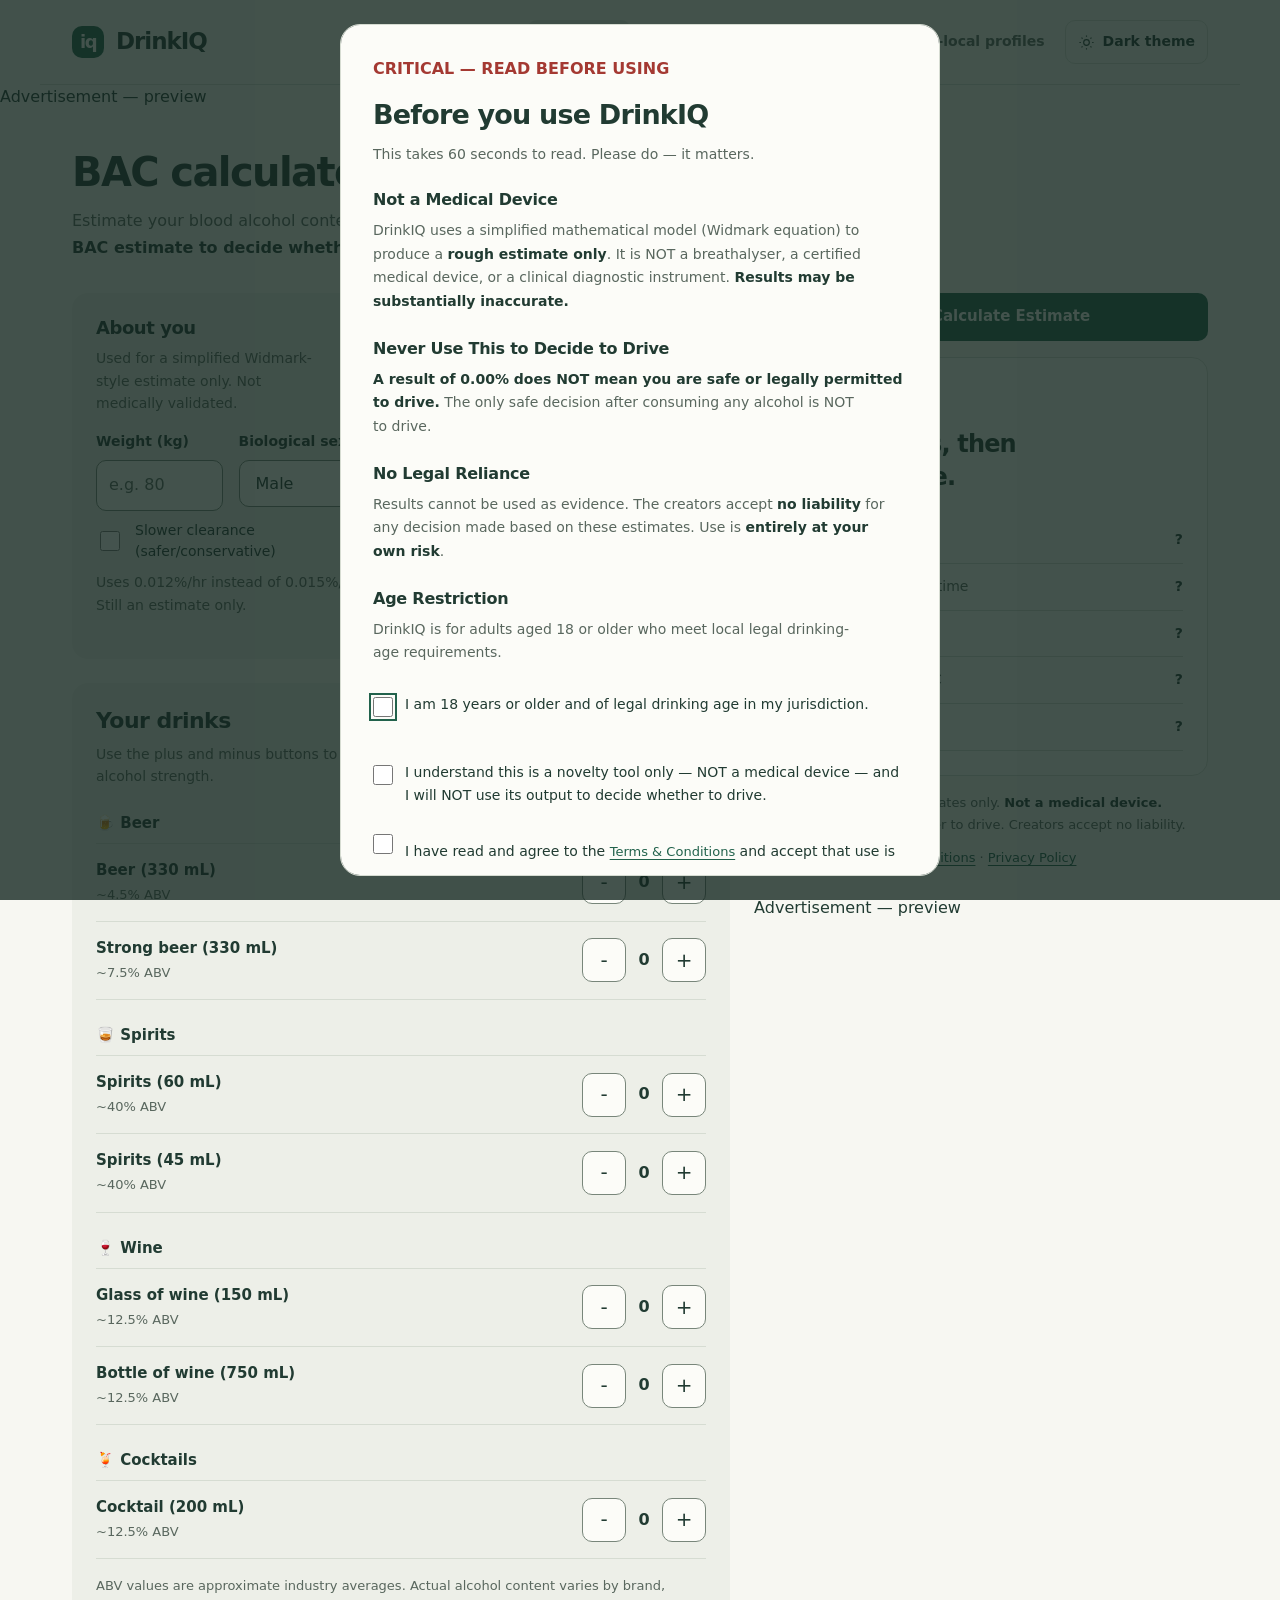
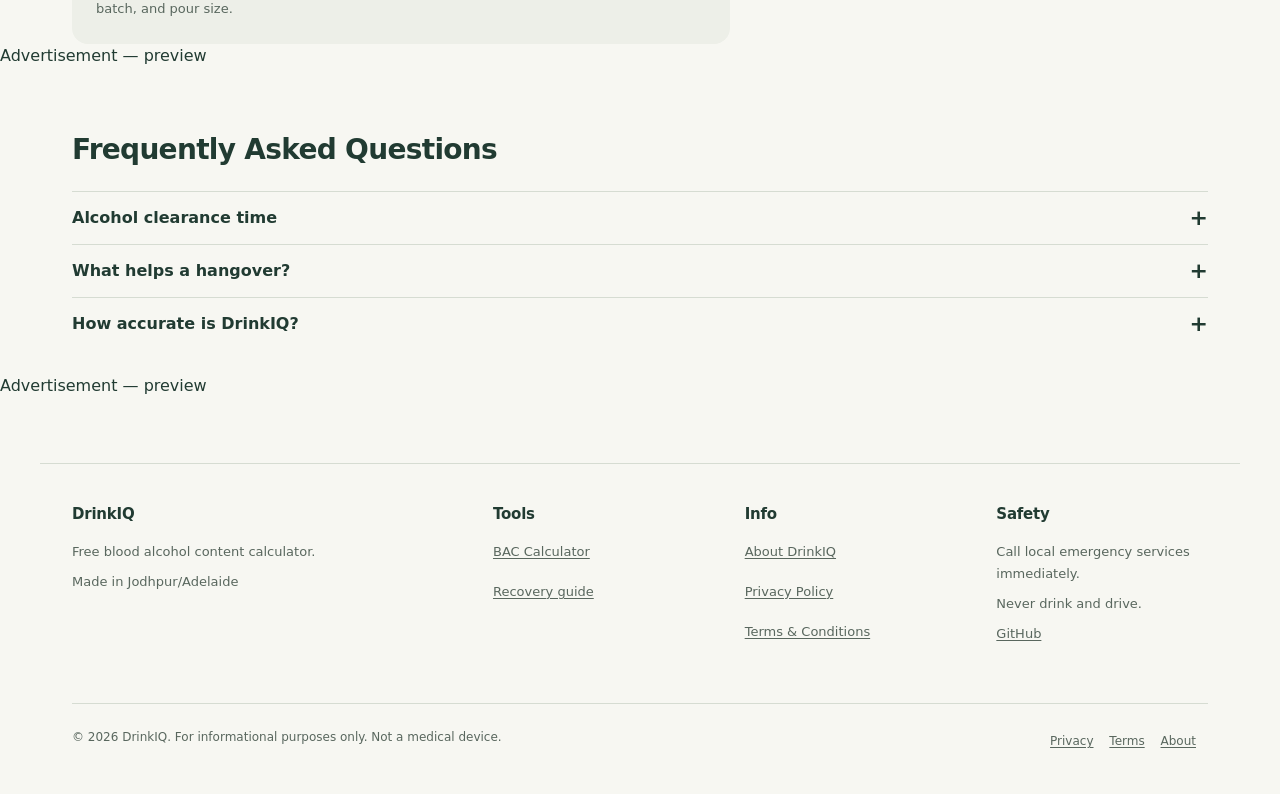
<file: index.html>
<!DOCTYPE html>
<html lang="en">
<head>
  <meta charset="UTF-8" />
  <meta name="google-adsense-account" content="ca-pub-7147537523020078">
  <meta name="viewport" content="width=device-width, initial-scale=1.0, viewport-fit=cover" />

  <!-- ═══════════════════════════════════════════════════
       PRIMARY SEO META TAGS
  ═══════════════════════════════════════════════════ -->
  <title>DrinkIQ — Free BAC Calculator &amp; Drink Tracker</title>
  <meta name="description" content="Free Blood Alcohol Content (BAC) calculator. Estimate your BAC, track drinks, estimate when your BAC may reach zero, and get evidence-based hangover recovery advice. Never drink and drive." />
  <meta name="author" content="DrinkIQ" />
  <meta name="robots" content="index, follow, max-snippet:-1, max-image-preview:large, max-video-preview:-1" />
  <link rel="canonical" href="https://drinkiq.vercel.app/" />

  <!-- ═══════════════════════════════════════════════════
       OPEN GRAPH (Facebook, WhatsApp, LinkedIn)
  ═══════════════════════════════════════════════════ -->
  <meta property="og:type" content="website" />
  <meta property="og:url" content="https://drinkiq.vercel.app/" />
  <meta property="og:title" content="DrinkIQ — Free BAC Calculator" />
  <meta property="og:description" content="Free BAC estimator. Track drinks, estimate blood alcohol content, estimate when your BAC may reach zero, and learn how to recover from a hangover. Responsible drinking starts here." />
  <meta property="og:image" content="https://drinkiq.vercel.app/og-image.png" />
  <meta property="og:image:width" content="1200" />
  <meta property="og:image:height" content="630" />
  <meta property="og:image:alt" content="DrinkIQ - Free BAC Calculator" />
  <meta property="og:site_name" content="DrinkIQ" />

  <!-- ═══════════════════════════════════════════════════
       TWITTER / X CARDS
  ═══════════════════════════════════════════════════ -->
  <meta name="twitter:card" content="summary_large_image" />
  <meta name="twitter:site" content="@DrinkIQ" />
  <meta name="twitter:title" content="DrinkIQ — Free BAC Calculator" />
  <meta name="twitter:description" content="Estimate your blood alcohol content, track drinks, and get evidence-based hangover recovery advice. Free, private." />
  <meta name="twitter:image" content="https://drinkiq.vercel.app/og-image.png" />

  <!-- ═══════════════════════════════════════════════════
       STRUCTURED DATA — WebApplication (Rich Results)
  ═══════════════════════════════════════════════════ -->
  <script type="application/ld+json">
  {
    "@context": "https://schema.org",
    "@type": "WebApplication",
    "name": "DrinkIQ BAC Calculator",
    "url": "https://drinkiq.vercel.app/",
    "description": "Free Blood Alcohol Content (BAC) calculator. Estimate your BAC using the Widmark equation, track your drinks, and estimate when BAC may reach zero.",
    "applicationCategory": "HealthApplication",
    "operatingSystem": "Any",
    "offers": {
      "@type": "Offer",
      "price": "0",
      "priceCurrency": "INR"
    },
    "featureList": [
      "BAC estimation using Widmark equation",
      "Drink presets with serving sizes and alcohol strength",
      "Estimated time to zero BAC",
      "Evidence-based hangover recovery guide",
      "Optional country settings for local units and resources",
      "Dark and light mode",
      "Calculator inputs and history stay in the browser"
    ],
    "screenshot": "https://drinkiq.vercel.app/og-image.png",
    "inLanguage": "en",
    "isAccessibleForFree": true,
    "creator": {
      "@type": "Organization",
      "name": "DrinkIQ",
      "url": "https://drinkiq.vercel.app"
    }
  }
  </script>

  <!-- ═══════════════════════════════════════════════════
       STRUCTURED DATA — FAQPage (Google FAQ rich results)
  ═══════════════════════════════════════════════════ -->
  <script type="application/ld+json">
  {
    "@context": "https://schema.org",
    "@type": "FAQPage",
    "mainEntity": [
      {
        "@type": "Question",
        "name": "How long does alcohol stay in your system?",
        "acceptedAnswer": {
          "@type": "Answer",
          "text": "The liver processes alcohol at approximately 0.015% BAC per hour on average. So if your BAC peaks at 0.09%, it will take roughly 6 hours to clear completely. Individual rates vary based on liver health, body composition, food intake, and genetics. Nothing — including coffee, water, or exercise — significantly speeds up this process."
        }
      },
      {
        "@type": "Question",
        "name": "Is DrinkIQ's BAC calculator accurate?",
        "acceptedAnswer": {
          "@type": "Answer",
          "text": "DrinkIQ uses the scientifically established Widmark equation to estimate BAC. However, these are estimates only — not medical measurements. Real BAC is affected by many factors including food consumption, hydration, medications, liver health, and exact drink contents. Always treat results as approximate guidance, never as grounds for deciding to drive."
        }
      },
      {
        "@type": "Question",
        "name": "What actually helps a hangover?",
        "acceptedAnswer": {
          "@type": "Answer",
          "text": "Evidence supports: rehydration with electrolytes (ORS or coconut water, not just plain water), light easily digestible foods (eggs, bananas, toast, broth), ibuprofen for headache (with food, not paracetamol which stresses the liver), and rest. Nothing eliminates a hangover — only time allows the liver to clear alcohol metabolites."
        }
      }
    ]
  }
  </script>

  <!-- ═══════════════════════════════════════════════════
       STRUCTURED DATA — BreadcrumbList
  ═══════════════════════════════════════════════════ -->
  <script type="application/ld+json">
  {
    "@context": "https://schema.org",
    "@type": "BreadcrumbList",
    "itemListElement": [
      {
        "@type": "ListItem",
        "position": 1,
        "name": "Home",
        "item": "https://drinkiq.vercel.app/"
      }
    ]
  }
  </script>

  <!-- ═══════════════════════════════════════════════════
       GOOGLE ADSENSE — Replace ca-pub-XXXXXXXXXXXXXXXX
       with your actual AdSense Publisher ID
  ═══════════════════════════════════════════════════ -->


  <!-- ═══════════════════════════════════════════════════
       THEME & FAVICON
  ═══════════════════════════════════════════════════ -->
  <meta name="theme-color" content="#0a0e27" media="(prefers-color-scheme: dark)" />
  <meta name="theme-color" content="#e0e7ff" media="(prefers-color-scheme: light)" />

  <!-- FONTS -->
  <link rel="icon" type="image/svg+xml" href="./favicon.svg">
<link rel="stylesheet" href="./styles.css">
<script src="./theme.js"></script>
</head>
<body class="calculator-page">
<a class="skip-link" href="#main-content">Skip to content</a>

<!-- DISCLAIMER OVERLAY -->
<div class="overlay hidden" id="disclaimerOverlay" role="dialog" aria-modal="true" aria-label="Important disclaimer">
  <div class="modal">
    <div class="disc-badge">CRITICAL — READ BEFORE USING</div>
    <div class="modal-title">Before you use DrinkIQ</div>
    <div class="modal-sub">This takes 60 seconds to read. Please do — it matters.</div>
    <div class="disc-section">
      <h3>Not a Medical Device</h3>
      <p>DrinkIQ uses a simplified mathematical model (Widmark equation) to produce a <strong>rough estimate only</strong>. It is NOT a breathalyser, a certified medical device, or a clinical diagnostic instrument. <strong>Results may be substantially inaccurate.</strong></p>
    </div>
    <div class="disc-section">
      <h3>Never Use This to Decide to Drive</h3>
      <p><strong>A result of 0.00% does NOT mean you are safe or legally permitted to drive.</strong> The only safe decision after consuming any alcohol is NOT to drive.</p>
    </div>
    <div class="disc-section">
      <h3>No Legal Reliance</h3>
      <p>Results cannot be used as evidence. The creators accept <strong>no liability</strong> for any decision made based on these estimates. Use is <strong>entirely at your own risk</strong>.</p>
    </div>
    <div class="disc-section">
      <h3>Age Restriction</h3>
      <p>DrinkIQ is for adults aged 18 or older who meet local legal drinking-age requirements.</p>
    </div>
    <div class="disc-age"><label><input type="checkbox" id="discCheck1"> I am 18 years or older and of legal drinking age in my jurisdiction.</label></div>
    <div class="disc-age"><label><input type="checkbox" id="discCheck2"> I understand this is a novelty tool only — NOT a medical device — and I will NOT use its output to decide whether to drive.</label></div>
    <div class="disc-age"><label><input type="checkbox" id="discCheck3"> I have read and agree to the <button class="inline-terms legal-link" data-action="openTC">Terms &amp; Conditions</button> and accept that use is entirely at my own risk.</label></div>
    <button class="disc-agree-btn" id="discAgreeBtn" data-action="agreeDisclaimer">I Understand — Continue</button>
  </div>
</div>

<!-- AUTH OVERLAY -->
<div class="overlay hidden" id="authOverlay" role="dialog" aria-modal="true">
  <div class="modal">
    <button class="modal-close" data-action="closeAuth">✕</button>
    <div class="modal-title">Device-local profiles</div>
    <div class="modal-sub">Sign in to save your history. All data stored locally on this device only.</div>
    <p class="hint">Profiles and history are stored in this browser. Use a password you do not use elsewhere.</p>
    <div class="auth-tabs">
      <button class="auth-tab active" id="tabLogin" data-action="showLogin">Unlock profile</button>
      <button class="auth-tab" id="tabRegister" data-action="showRegister">New profile</button>
    </div>
    <div id="loginForm">
      <div class="auth-field"><label>Username</label><input id="loginUser" type="text" placeholder="your username" autocomplete="username"></div>
      <div class="auth-field"><label>Password</label><input id="loginPass" type="password" placeholder="••••••••" autocomplete="current-password"></div>
      <button class="auth-submit" data-action="doLogin">Unlock profile</button>
    </div>
    <div id="registerForm" hidden>
      <div class="auth-field"><label>Choose Username</label><input id="regUser" type="text" placeholder="e.g. raj123" autocomplete="username"></div>
      <div class="auth-field"><label>Password</label><input id="regPass" type="password" placeholder="min 6 characters" autocomplete="new-password"></div>
      <div class="auth-field"><label>Confirm Password</label><input id="regPass2" type="password" placeholder="repeat password" autocomplete="new-password"></div>
      <button class="auth-submit" data-action="doRegister">Create local profile</button>
    </div>
    <div id="authMsg" class="auth-msg"></div>
    <button class="auth-guest" data-action="closeAuth">Continue without signing in</button>
  </div>
</div>

<!-- HISTORY OVERLAY -->
<div class="overlay hidden" id="historyOverlay" role="dialog" aria-modal="true">
  <div class="modal">
    <button class="modal-close" data-action="closeHistory">✕</button>
    <div class="modal-title">My History</div>
    <div class="modal-sub">Your last 20 calculations. Stored locally — never sent to any server.</div>
    <div id="historyList"></div>
    <p id="historyMigrationNote" class="hist-note" role="status" hidden></p>
    <p class="hist-note">All history entries are estimates only.</p>
    <button class="hist-clear" data-action="clearHistory">Clear all history</button>
  </div>
</div>

<!-- T&C OVERLAY -->
<div class="overlay hidden" id="tcOverlay" role="dialog" aria-modal="true">
  <div class="modal">
    <button class="modal-close" data-action="closeTC">✕</button>
    <div class="modal-title">Terms &amp; Conditions</div>
    <div class="modal-sub">Last updated: February 2026 · drinkiq.vercel.app</div>
    <div class="tc-body">
      <h3>1. Nature of the Service</h3>
      <p>DrinkIQ is a free, novelty web application that provides rough, mathematical estimates of BAC for <strong>entertainment and general informational purposes only</strong>. It is NOT a breathalyser, certified medical device, or diagnostic instrument.</p>
      <h3>2. No Medical Advice</h3>
      <p>Nothing constitutes medical advice. Results may differ substantially — including by a factor of two or more — from actual BAC. <strong>Do not treat any result as an accurate measurement of intoxication.</strong></p>
      <h3>3. Driving Safety — Critical Warning</h3>
      <p><strong>NEVER use this tool to decide whether to drive.</strong> A result of 0.00% BAC does NOT mean you are safe to drive. The creators accept no responsibility for road traffic violations, accidents, injury, or death arising from reliance on this tool.</p>
      <h3>4. No Legal Reliance</h3>
      <p>Results cannot be used as evidence in any legal proceeding and do not constitute a legal defence of any kind.</p>
      <h3>5. Limitation of Liability</h3>
      <p>To the maximum extent permitted by law, the creators shall not be liable for any damages arising from use of the Tool. <strong>Use is entirely at your own risk.</strong></p>
      <h3>6. Age Restriction</h3>
      <p>DrinkIQ is for adults aged 18 or older who meet local legal drinking-age requirements.</p>
      <h3>7. Advertising</h3>
      <p>This website displays advertisements served by Google AdSense. These ads are contextual and help fund the free service. We do not control ad content. Ad preferences can be managed at <a href="https://adssettings.google.com" target="_blank" rel="noopener" class="content-link">adssettings.google.com</a>.</p>
      <h3>8. Data &amp; Privacy</h3>
      <p>All calculations are performed in your browser. No personal data is transmitted to our servers. See our <a href="/privacy-policy" class="content-link">Privacy Policy</a> for full details including Google AdSense data practices.</p>
      <h3>9. Governing Law</h3>
      <p>These Terms are governed by the laws of India. Disputes are subject to the exclusive jurisdiction of the courts of Rajasthan, India.</p>
    </div>
    <button class="tc-close" data-action="closeTC">Close</button>
  </div>
</div>

<!-- TOP BAR -->
<nav class="site-nav" aria-label="Site navigation">
<a class="brand" href="/" aria-label="DrinkIQ home"><span class="brand-mark" aria-hidden="true">iq</span>DrinkIQ</a>
<a class="tb-btn" href="/" aria-current="page">Calculator</a>
<a class="tb-btn" href="/hangover-recovery">Recovery guide</a>
<a class="tb-btn" href="/about">About</a>
<div id="userChip" hidden aria-label="Device-local profile"><div class="user-dot"></div><span id="userChipName"></span></div>
<button class="tb-btn" id="histBtn" data-action="openHistory" hidden>History</button>
<button class="tb-btn" id="authBtn" data-action="openAuth">Device-local profiles</button>
<button class="tb-btn" id="logoutBtn" data-action="doLogout" hidden>Close local profile</button>
<button class="tb-btn theme-toggle" data-theme-toggle id="themeBtn" aria-label="Switch theme">Theme</button>
</nav>

<!-- MAIN CONTENT -->
<main id="main-content" tabindex="-1">
<div class="calculator-frame">
  <div class="preview-panel preview-panel-side" aria-hidden="true">Advertisement — preview</div>
  <div class="wrap">
    <header>
      <div class="logo-row">
        <h1>BAC calculator</h1>
      </div>
      <p class="subtitle">Estimate your blood alcohol content (BAC) and track your drinks. <strong>Never use a BAC estimate to decide whether to drive.</strong></p>
    </header>

<div class="calculator-layout">
<div class="calculator-inputs">
    <div class="grid two">
      <section class="card" aria-label="About you">
        <h2>About you</h2>
        <p class="hint">Used for a simplified Widmark-style estimate only. Not medically validated.</p>
        <div class="row">
          <div><label id="weightLabel" for="weightKg">Weight (kg)</label><input aria-describedby="calcError" id="weightKg" type="number" inputmode="decimal" placeholder="e.g. 80" step="any" min="30" max="220"></div>
          <div><label for="sexR">Biological sex</label><select id="sexR"><option value="0.68">Male</option><option value="0.55">Female</option></select></div>
        </div>
        <label class="toggle" for="slowMode"><input id="slowMode" type="checkbox"><span>Slower clearance (safer/conservative)</span></label>
        <p class="clearance-hint hint">Uses 0.012%/hr instead of 0.015%/hr. Still an estimate only.</p>
      </section>

      <section class="card" aria-label="Drinking time">
        <h2>Time</h2>
        <p class="hint">Pick start and end time. If still drinking, tick the box.</p>
        <label for="startTime">Start time</label>
        <input aria-describedby="timeError" id="startTime" type="datetime-local">
        <label class="drinking-toggle toggle" for="stillDrinking"><input id="stillDrinking" type="checkbox"><span>Still drinking</span></label>
        <div id="endTimeBox"><label for="endTime">End time</label><input aria-describedby="timeError" id="endTime" type="datetime-local"></div>
        <div id="timeError" class="error" hidden role="alert"></div>
      </section>
    </div>

    <section class="card drinks-card" aria-label="Your drinks">
      <h2>Your drinks</h2>
      <p class="hint">Use the plus and minus buttons to count drinks. Check the label for serving size and alcohol strength.</p>
      <div id="drinksList" role="list"></div>
      <p class="warn-text">ABV values are approximate industry averages. Actual alcohol content varies by brand, batch, and pour size.</p>
    </section>



</div>
<aside class="calculator-results" aria-label="Estimate and actions">
<div class="stickybar">
  <div class="sticky-inner">
    <button class="ghost" data-action="resetAll" aria-label="Reset all">↺</button>
    <button class="primary" data-action="calculate">Calculate Estimate</button>
  </div>
</div>
    <section class="result" id="resultCard" aria-live="polite" aria-label="BAC calculation result">
      <h2>Your estimate</h2>
      <div class="big" id="soberByText">Enter details, then tap Calculate.</div>
      <div id="driveBanner" hidden></div>
      <div class="kv"><span>Total alcohol (est.)</span><span class="kv-val" id="gramsText">—</span></div>
      <div class="kv"><span>Estimated BAC at end time</span><span class="kv-val" id="bacText">—</span></div>
      <div class="kv"><span>Elimination rate used</span><span class="kv-val" id="rateText">—</span></div>
      <div class="kv"><span>Est. time to 0.00% BAC</span><span class="kv-val" id="untilText">—</span></div>
      <div class="kv"><span>Est. 0.00% BAC at</span><span class="kv-val" id="soberAtText">—</span></div>
      <div class="chart-wrap" id="chartWrap" hidden>
        <div class="chart-label">Estimated BAC over time</div>
        <canvas id="bacCanvas" role="img" aria-label="Estimated BAC over time"></canvas>
        <div class="chart-axis" id="chartAxis"></div>
      </div>
      <div id="calcError" class="error" hidden role="alert"></div>
    </section>

    <div class="legal-footer" role="note">
      <strong>DISCLAIMER:</strong> Rough estimates only. <strong>Not a medical device.</strong> Never use to decide whether to drive. Creators accept no liability. 18+ only. <button class="legal-link" data-action="openTC">Full Terms &amp; Conditions</button> · <a class="legal-link" href="/privacy-policy">Privacy Policy</a>
    </div>
    <div class="preview-panel preview-panel-estimate" aria-hidden="true">Advertisement — preview</div>
</aside>
</div>
  </div>


  <div class="preview-panel preview-panel-side" aria-hidden="true">Advertisement — preview</div>
</div>

  <!-- FAQ SECTION -->
  <section class="faq-section" aria-labelledby="faq-heading">
    <h2 id="faq-heading">Frequently Asked Questions</h2>

    <div class="faq-item" itemscope itemprop="mainEntity" itemtype="https://schema.org/Question">
      <button class="faq-q" aria-expanded="false">
        <span itemprop="name">Alcohol clearance time</span>
        <span class="faq-icon">+</span>
      </button>
      <div class="faq-a" itemscope itemprop="acceptedAnswer" itemtype="https://schema.org/Answer">
        <p itemprop="text">The average liver processes alcohol at approximately <strong>0.015% BAC per hour</strong>. So if your estimated peak BAC is 0.09%, it will take roughly 6 hours to fully clear. This rate is largely fixed — drinking water, eating food, exercising, or drinking coffee after the fact does not significantly accelerate it. Only time reduces BAC.</p>
      </div>
    </div>

    <div class="faq-item" itemscope itemprop="mainEntity" itemtype="https://schema.org/Question">
      <button class="faq-q" aria-expanded="false">
        <span itemprop="name">What helps a hangover?</span>
        <span class="faq-icon">+</span>
      </button>
      <div class="faq-a" itemscope itemprop="acceptedAnswer" itemtype="https://schema.org/Answer">
        <p itemprop="text">Evidence supports: <strong>electrolyte rehydration</strong> (ORS sachets, coconut water — not just plain water), <strong>light foods</strong> (eggs, bananas, toast, clear broth), <strong>ibuprofen</strong> for headache (taken with food — avoid paracetamol/Crocin which stresses the liver), and <strong>rest</strong>. Coffee, cold showers, and "hair of the dog" do not help and may make things worse. See our full <a href="/hangover-recovery" class="content-link">Hangover Recovery Guide</a>.</p>
      </div>
    </div>

    <div class="faq-item" itemscope itemprop="mainEntity" itemtype="https://schema.org/Question">
      <button class="faq-q" aria-expanded="false">
        <span itemprop="name">How accurate is DrinkIQ?</span>
        <span class="faq-icon">+</span>
      </button>
      <div class="faq-a" itemscope itemprop="acceptedAnswer" itemtype="https://schema.org/Answer">
        <p itemprop="text">DrinkIQ uses the Widmark equation — the established scientific formula for estimating BAC — but these are <strong>estimates only, not measurements</strong>. Real BAC is affected by factors like exact food consumption, hydration, medications, liver health, body fat percentage, and the precise alcohol content of each drink. Results can differ significantly from a breathalyser reading. Always treat results as rough guidance only, never as grounds for deciding to drive.</p>
      </div>
    </div>
  </section>
</main>

<div class="preview-panel preview-panel-bottom" aria-hidden="true">Advertisement — preview</div>

<!-- SITE FOOTER -->
<footer class="site-footer" aria-label="Site footer">
  <div class="footer-grid">
    <div class="footer-col">
      <h3>DrinkIQ</h3>
      <p>Free blood alcohol content calculator.</p>
      <p class="footer-credit">Made in Jodhpur/Adelaide</p>
    </div>
    <div class="footer-col">
      <h3>Tools</h3>
      <a href="/">BAC Calculator</a>
      <a href="/hangover-recovery">Recovery guide</a>
    </div>
    <div class="footer-col">
      <h3>Info</h3>
      <a href="/about">About DrinkIQ</a>
      <a href="/privacy-policy">Privacy Policy</a>
      <a href="/terms">Terms &amp; Conditions</a>
    </div>
    <div class="footer-col">
      <h3>Safety</h3>
      <p data-country-emergency>Call local emergency services immediately.</p>
      <p><a data-country-driving hidden>Official drink-driving information</a></p>
      <p>Never drink and drive.</p>
      <a href="https://github.com/umraorajpurohit/DrinkIQ" target="_blank" rel="noopener">GitHub</a>
    </div>
  </div>
  <div class="footer-bottom">
    <span>© 2026 DrinkIQ. For informational purposes only. Not a medical device.</span>
    <span>
      <a href="/privacy-policy">Privacy</a>
      <a href="/terms">Terms</a>
      <a href="/about">About</a>
    </span>
  </div>
</footer>



<script src="./country-config.js"></script>
<script src="./country.js"></script>
<script src="./calculator.js"></script>
<script src="./accessibility.js"></script>
</body>
</html>
</file>
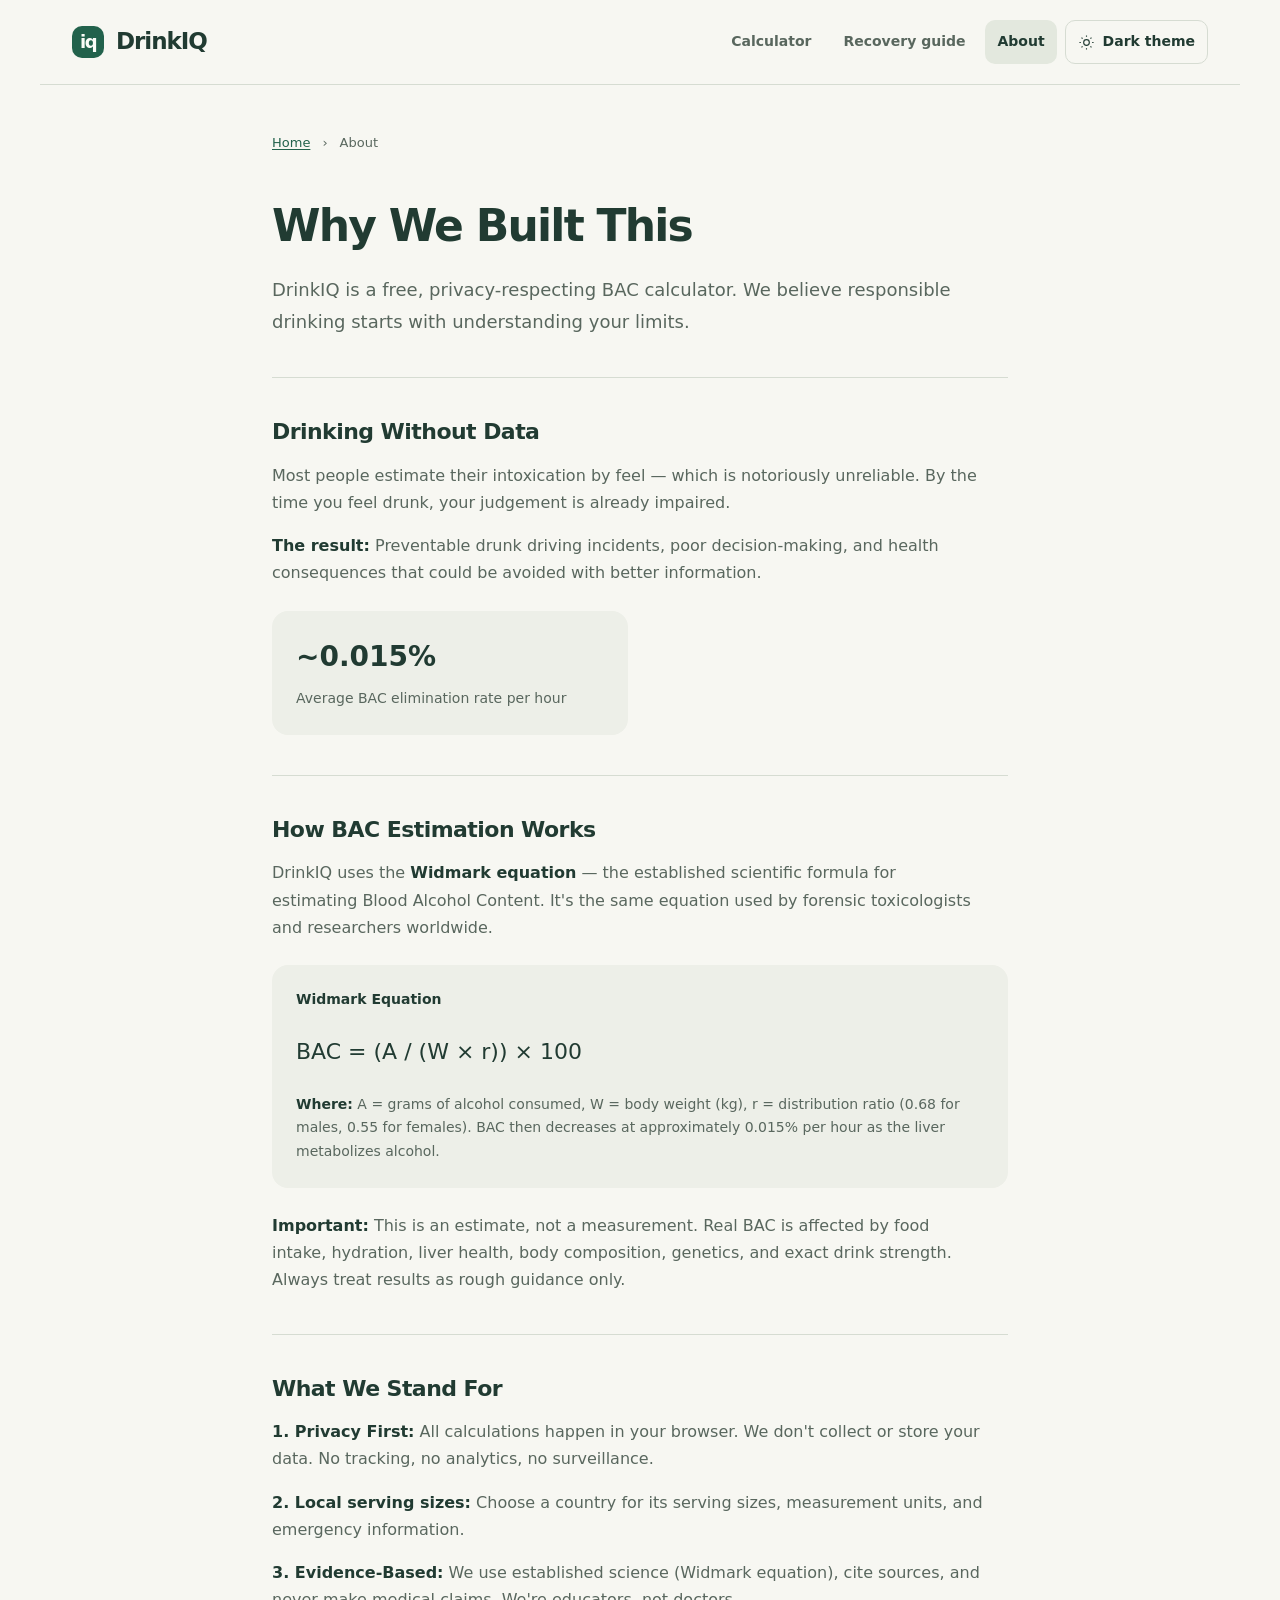
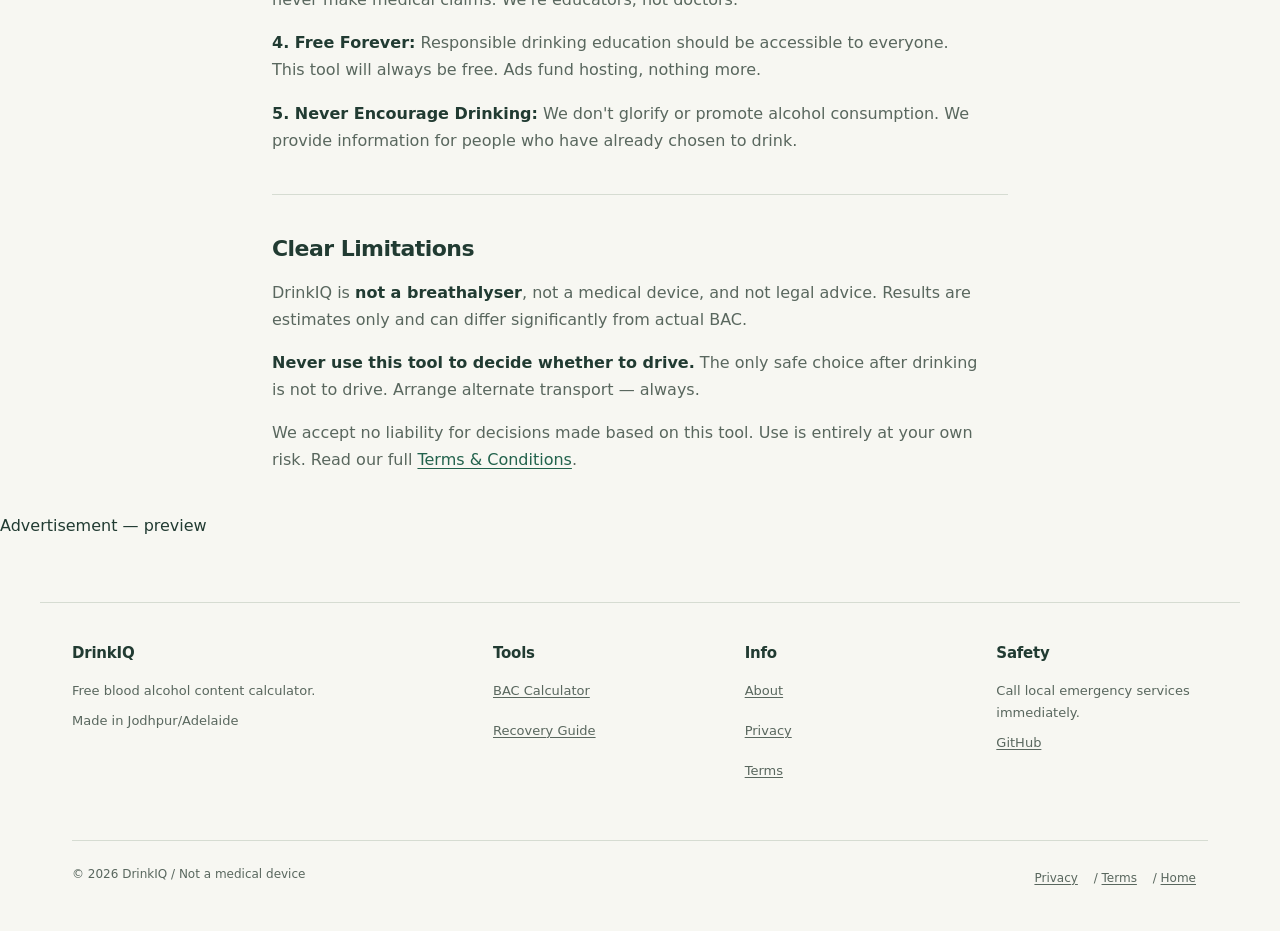
<file: about.html>
<!DOCTYPE html>
<html lang="en">
<head>
<meta charset="UTF-8"/>
  <meta name="google-adsense-account" content="ca-pub-7147537523020078">
<meta name="viewport" content="width=device-width, initial-scale=1.0"/>
<title>About DrinkIQ — Free BAC Calculator</title>
<meta name="description" content="About DrinkIQ: Why we built a free BAC calculator, the science behind the Widmark equation, and our commitment to responsible drinking education."/>
<meta name="theme-color" content="#0a0e27"/>

<link rel="icon" type="image/svg+xml" href="./favicon.svg">
<link rel="stylesheet" href="./styles.css">
<script src="./theme.js"></script>
</head>
<body class="reading-page">
<a class="skip-link" href="#main-content">Skip to content</a>
<nav class="site-nav" aria-label="Site navigation">
<a class="brand" href="/" aria-label="DrinkIQ home"><span class="brand-mark" aria-hidden="true">iq</span>DrinkIQ</a>
<a class="tb-btn" href="/">Calculator</a>
<a class="tb-btn" href="/hangover-recovery">Recovery guide</a>
<a class="tb-btn" href="/about" aria-current="page">About</a>
<button class="tb-btn theme-toggle" data-theme-toggle aria-label="Switch theme">Theme</button>
</nav>

<main id="main-content" tabindex="-1" class="document-page">
<div class="breadcrumb"><a href="/">Home</a><span>›</span><span>About</span></div>

<header>
<h1>Why We Built This</h1>
<p class="lead">DrinkIQ is a free, privacy-respecting BAC calculator. We believe responsible drinking starts with understanding your limits.</p>
</header>

<hr>

<section>
<h2>Drinking Without Data</h2>
<p>Most people estimate their intoxication by feel — which is notoriously unreliable. By the time you feel drunk, your judgement is already impaired.</p>
<p><strong>The result:</strong> Preventable drunk driving incidents, poor decision-making, and health consequences that could be avoided with better information.</p>

<div class="stat-grid">
<div class="stat-item"><span class="stat-num">~0.015%</span><span class="stat-label">Average BAC elimination rate per hour</span></div>
</div>
</section>


<hr>

<section>
<h2>How BAC Estimation Works</h2>
<p>DrinkIQ uses the <strong>Widmark equation</strong> — the established scientific formula for estimating Blood Alcohol Content. It's the same equation used by forensic toxicologists and researchers worldwide.</p>

<div class="formula-box">
<div class="formula-title">Widmark Equation</div>
<div class="formula">BAC = (A / (W × r)) × 100</div>
<div class="formula-note"><strong>Where:</strong> A = grams of alcohol consumed, W = body weight (kg), r = distribution ratio (0.68 for males, 0.55 for females). BAC then decreases at approximately 0.015% per hour as the liver metabolizes alcohol.</div>
</div>

<p><strong>Important:</strong> This is an estimate, not a measurement. Real BAC is affected by food intake, hydration, liver health, body composition, genetics, and exact drink strength. Always treat results as rough guidance only.</p>
</section>


<hr>

<section>
<h2>What We Stand For</h2>
<p><strong>1. Privacy First:</strong> All calculations happen in your browser. We don't collect or store your data. No tracking, no analytics, no surveillance.</p>
<p><strong>2. Local serving sizes:</strong> Choose a country for its serving sizes, measurement units, and emergency information.</p>
<p><strong>3. Evidence-Based:</strong> We use established science (Widmark equation), cite sources, and never make medical claims. We're educators, not doctors.</p>
<p><strong>4. Free Forever:</strong> Responsible drinking education should be accessible to everyone. This tool will always be free. Ads fund hosting, nothing more.</p>
<p><strong>5. Never Encourage Drinking:</strong> We don't glorify or promote alcohol consumption. We provide information for people who have already chosen to drink.</p>
</section>

<hr>

<section>
<h2>Clear Limitations</h2>
<p>DrinkIQ is <strong>not a breathalyser</strong>, not a medical device, and not legal advice. Results are estimates only and can differ significantly from actual BAC.</p>
<p><strong>Never use this tool to decide whether to drive.</strong> The only safe choice after drinking is not to drive. Arrange alternate transport — always.</p>
<p>We accept no liability for decisions made based on this tool. Use is entirely at your own risk. Read our full <a href="/terms">Terms &amp; Conditions</a>.</p>
</section>


</main>

<div class="preview-panel preview-panel-bottom" aria-hidden="true">Advertisement — preview</div>

<footer>
<div class="footer-grid">
<div class="footer-col">
<h3>DrinkIQ</h3>
<p>Free blood alcohol content calculator.</p>
<p class="footer-credit">Made in Jodhpur/Adelaide</p>
</div>
<div class="footer-col">
<h3>Tools</h3>
<a href="/">BAC Calculator</a>
<a href="/hangover-recovery">Recovery Guide</a>
</div>
<div class="footer-col">
<h3>Info</h3>
<a href="/about">About</a>
<a href="/privacy-policy">Privacy</a>
<a href="/terms">Terms</a>
</div>
<div class="footer-col">
<h3>Safety</h3>
<p data-country-emergency>Call local emergency services immediately.</p>
<p><a data-country-driving hidden>Official drink-driving information</a></p>
<a href="https://github.com/umraorajpurohit/DrinkIQ" target="_blank" rel="noopener">GitHub</a>
</div>
</div>
<div class="footer-bottom">
<span>© 2026 DrinkIQ / Not a medical device</span>
<span><a href="/privacy-policy">Privacy</a> / <a href="/terms">Terms</a> / <a href="/">Home</a></span>
</div>
</footer>
<script src="./country-config.js"></script>
<script src="./country.js"></script>
</body>
</html>
</file>
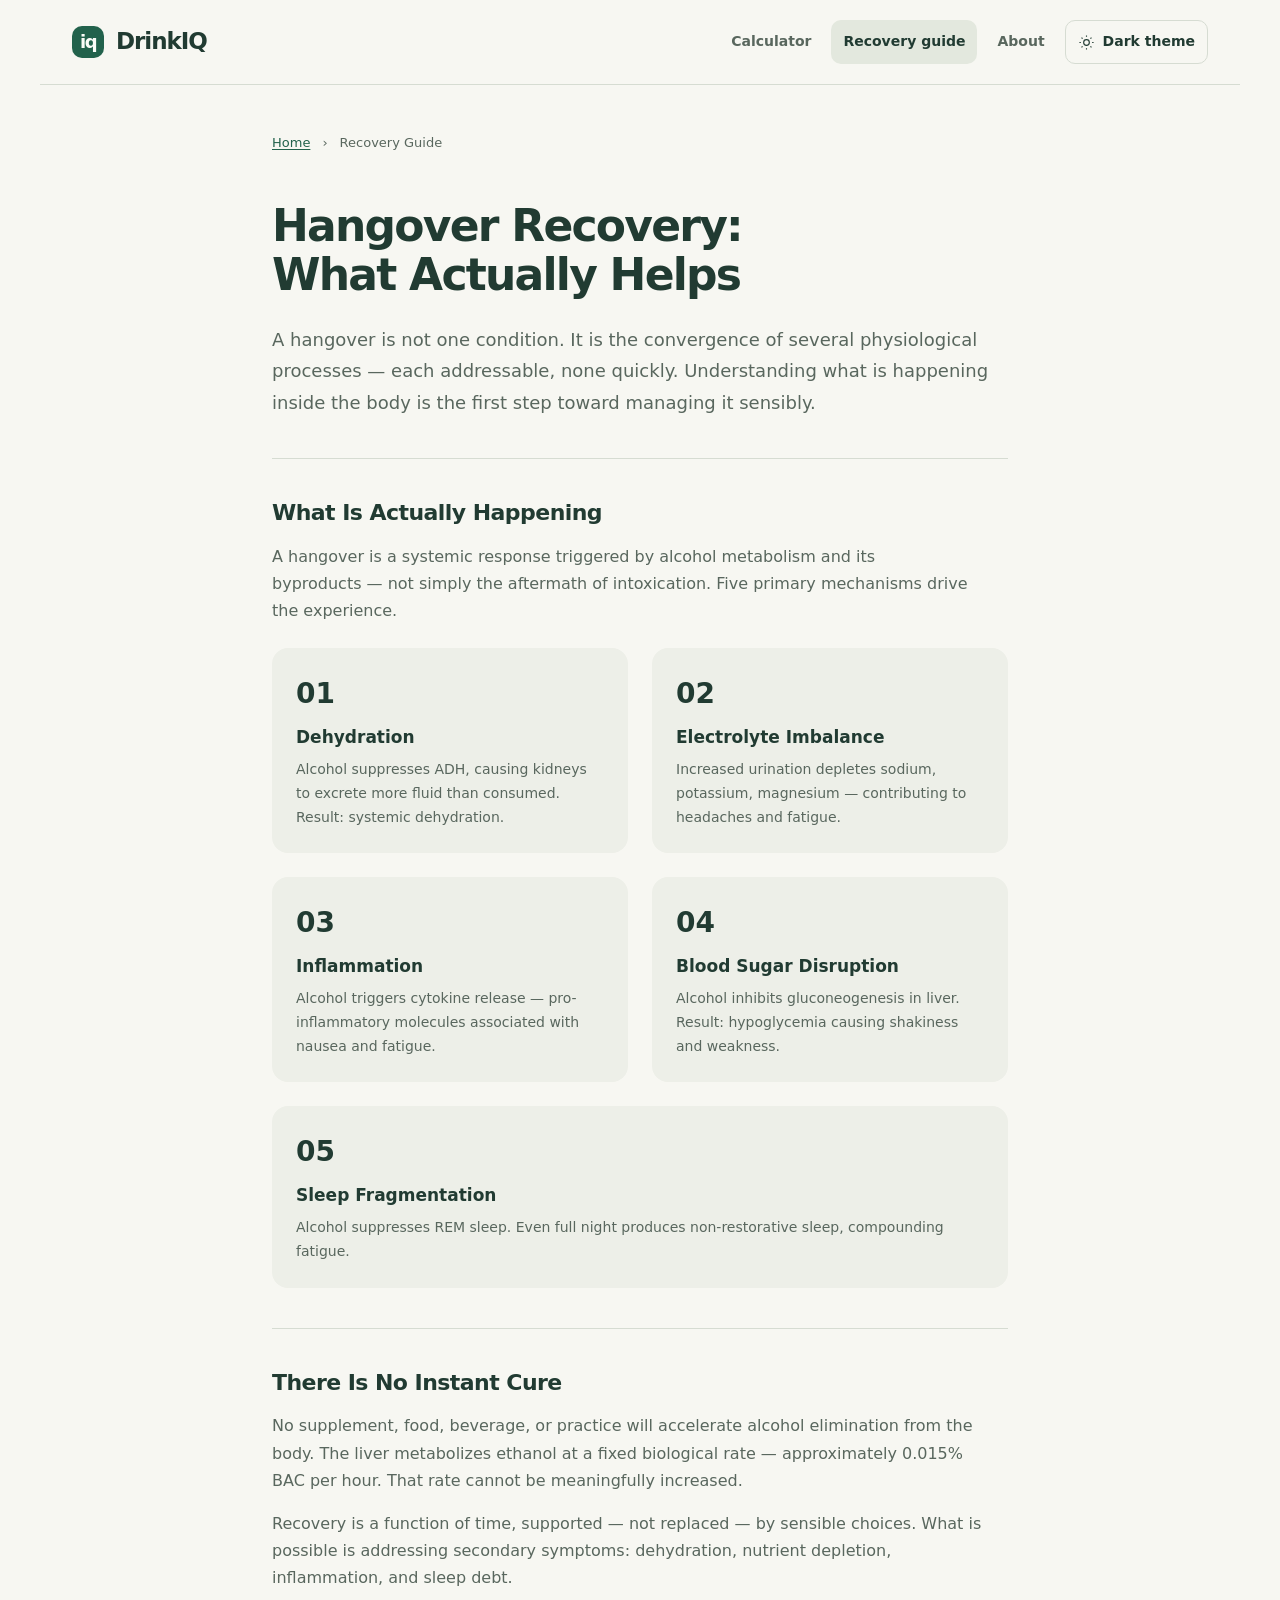
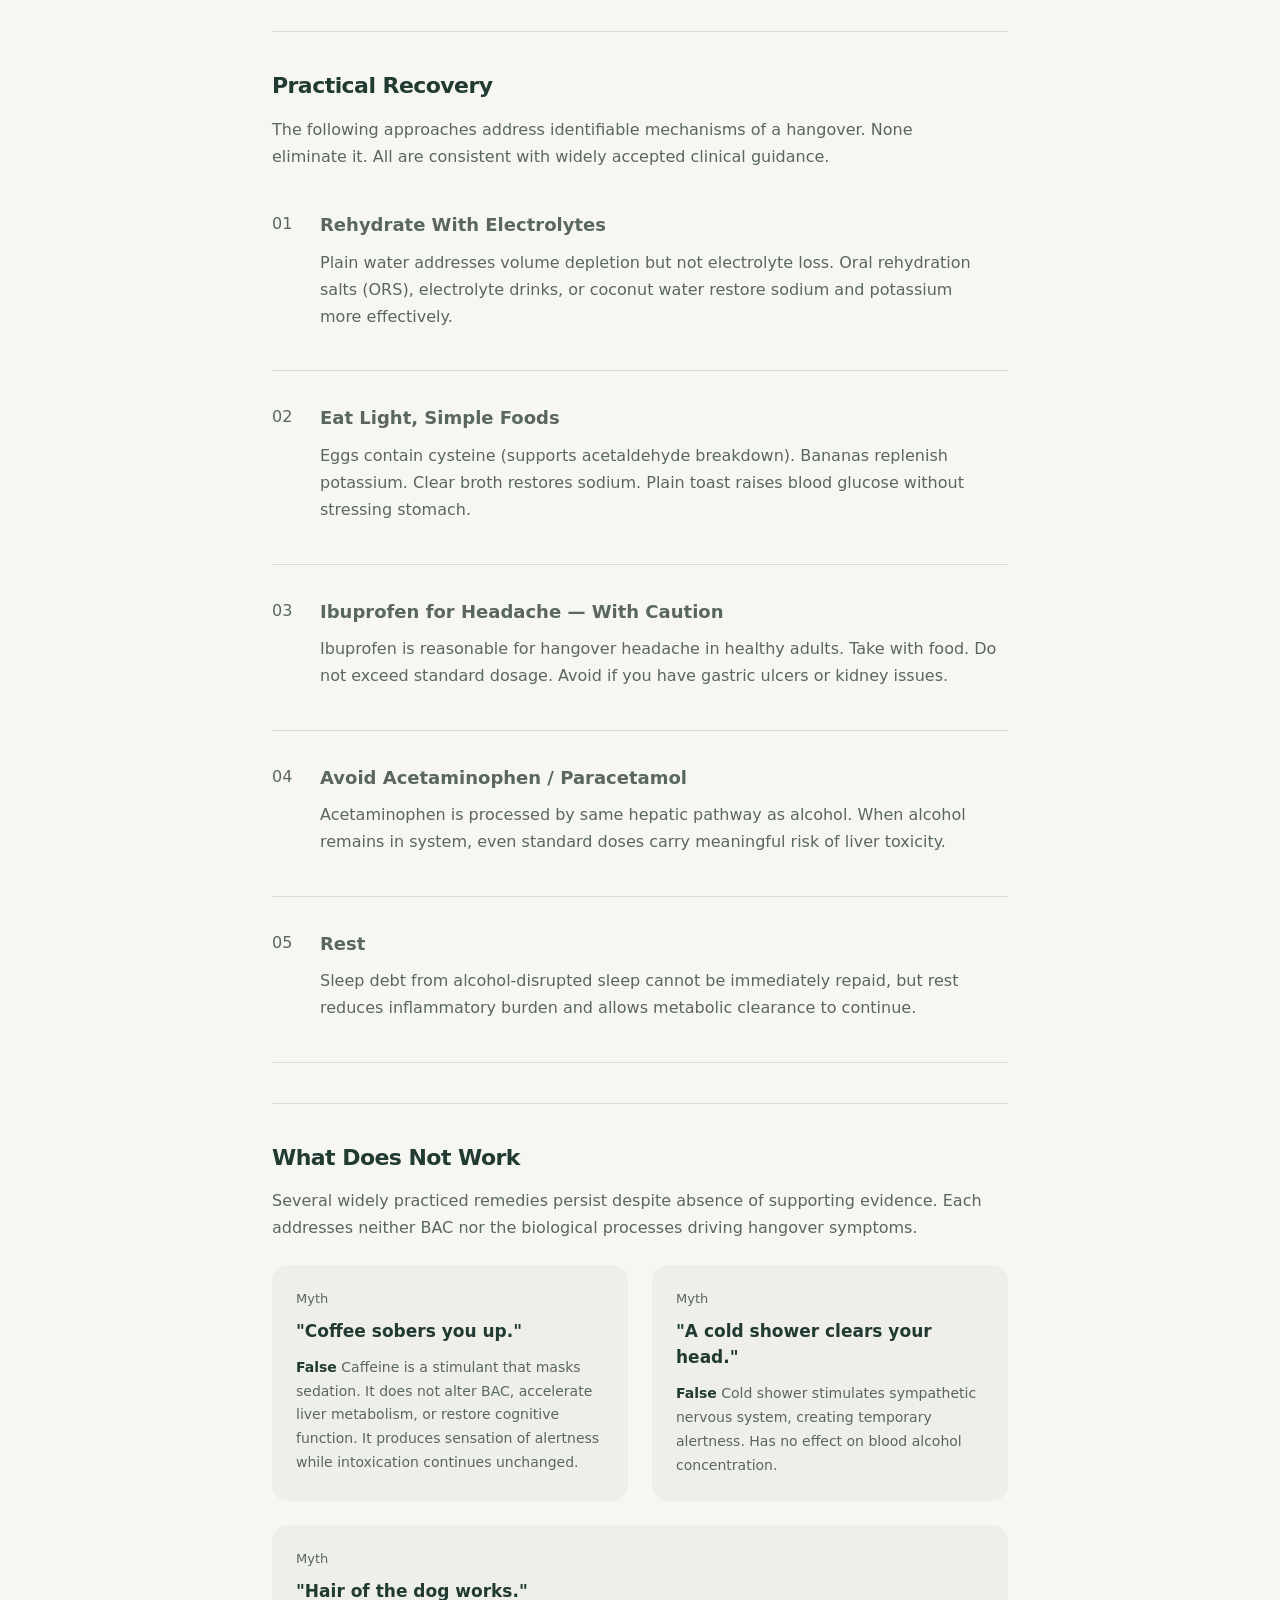
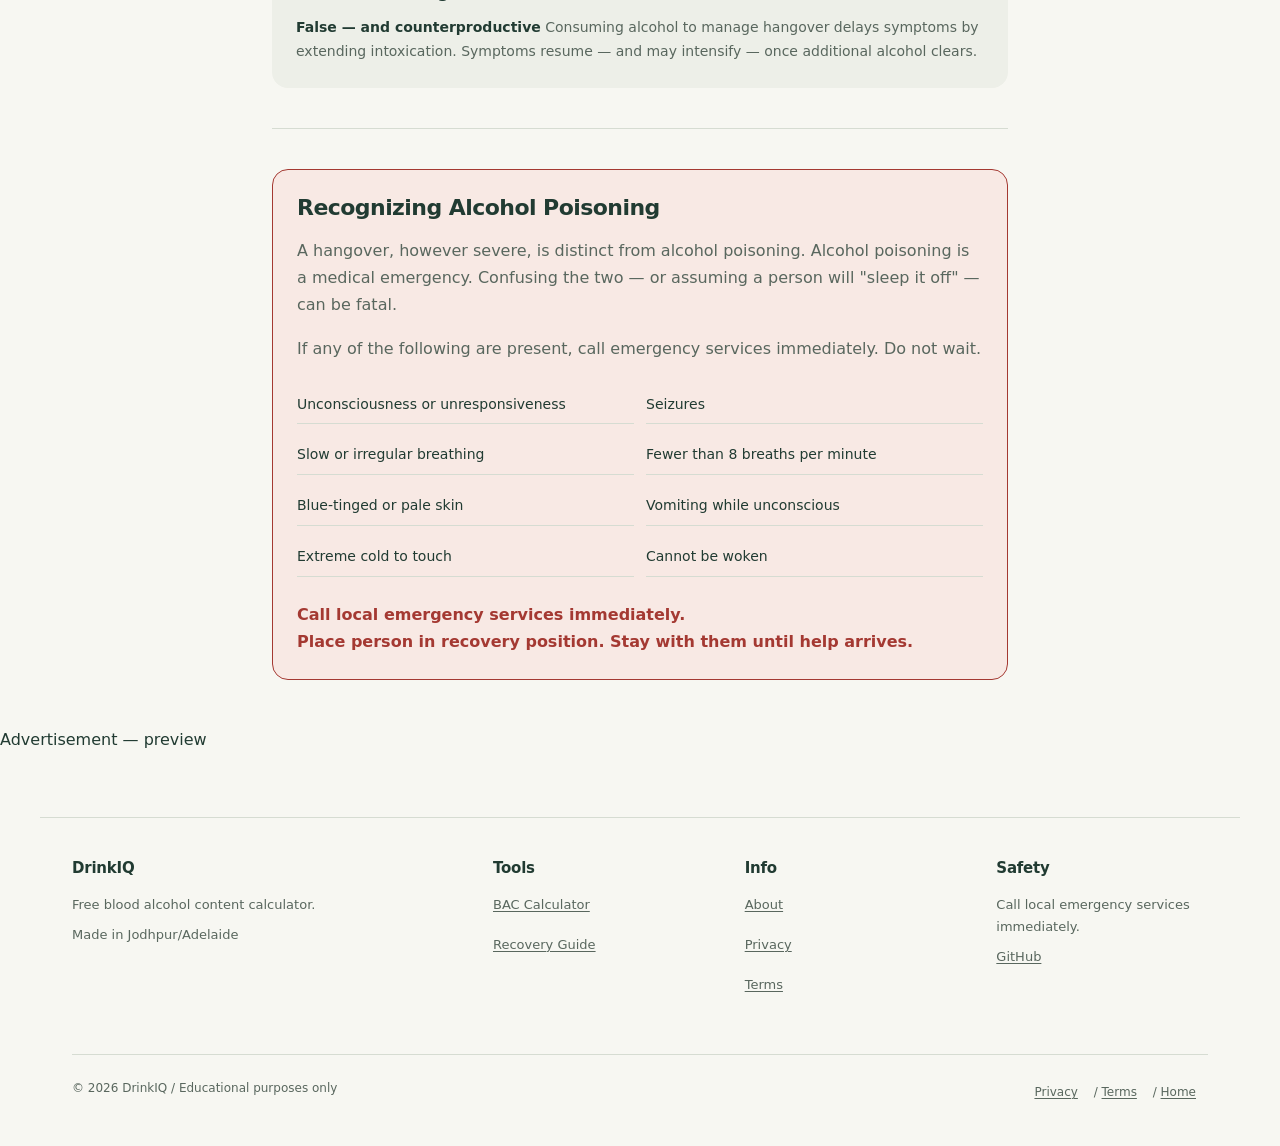
<file: hangover-recovery.html>
<!DOCTYPE html>
<html lang="en">
<head>
<meta charset="UTF-8"/>
  <meta name="google-adsense-account" content="ca-pub-7147537523020078">
<meta name="viewport" content="width=device-width, initial-scale=1.0"/>
<title>Hangover Recovery Guide — DrinkIQ</title>
<meta name="description" content="Evidence-based hangover recovery guidance. What actually helps, what doesn't, and when to seek emergency care."/>
<meta name="theme-color" content="#0a0e27"/>

<link rel="icon" type="image/svg+xml" href="./favicon.svg">
<link rel="stylesheet" href="./styles.css">
<script src="./theme.js"></script>
</head>
<body class="reading-page">
<a class="skip-link" href="#main-content">Skip to content</a>
<nav class="site-nav" aria-label="Site navigation">
<a class="brand" href="/" aria-label="DrinkIQ home"><span class="brand-mark" aria-hidden="true">iq</span>DrinkIQ</a>
<a class="tb-btn" href="/">Calculator</a>
<a class="tb-btn" href="/hangover-recovery" aria-current="page">Recovery guide</a>
<a class="tb-btn" href="/about">About</a>
<button class="tb-btn theme-toggle" data-theme-toggle aria-label="Switch theme">Theme</button>
</nav>

<main id="main-content" tabindex="-1" class="document-page">
<div class="breadcrumb"><a href="/">Home</a><span>›</span><span>Recovery Guide</span></div>

<header>
<h1>Hangover Recovery:<br>What Actually Helps</h1>
<p class="lead">A hangover is not one condition. It is the convergence of several physiological processes — each addressable, none quickly. Understanding what is happening inside the body is the first step toward managing it sensibly.</p>
</header>

<hr>

<section>
<h2>What Is Actually Happening</h2>
<p>A hangover is a systemic response triggered by alcohol metabolism and its byproducts — not simply the aftermath of intoxication. Five primary mechanisms drive the experience.</p>

<div class="cause-grid">
<div class="cause-item">
<span class="cause-num">01</span>
<span class="cause-title">Dehydration</span>
<span class="cause-desc">Alcohol suppresses ADH, causing kidneys to excrete more fluid than consumed. Result: systemic dehydration.</span>
</div>
<div class="cause-item">
<span class="cause-num">02</span>
<span class="cause-title">Electrolyte Imbalance</span>
<span class="cause-desc">Increased urination depletes sodium, potassium, magnesium — contributing to headaches and fatigue.</span>
</div>
<div class="cause-item">
<span class="cause-num">03</span>
<span class="cause-title">Inflammation</span>
<span class="cause-desc">Alcohol triggers cytokine release — pro-inflammatory molecules associated with nausea and fatigue.</span>
</div>
<div class="cause-item">
<span class="cause-num">04</span>
<span class="cause-title">Blood Sugar Disruption</span>
<span class="cause-desc">Alcohol inhibits gluconeogenesis in liver. Result: hypoglycemia causing shakiness and weakness.</span>
</div>
<div class="cause-item">
<span class="cause-num">05</span>
<span class="cause-title">Sleep Fragmentation</span>
<span class="cause-desc">Alcohol suppresses REM sleep. Even full night produces non-restorative sleep, compounding fatigue.</span>
</div>
</div>
</section>


<hr>

<section>
<h2>There Is No Instant Cure</h2>
<p>No supplement, food, beverage, or practice will accelerate alcohol elimination from the body. The liver metabolizes ethanol at a fixed biological rate — approximately 0.015% BAC per hour. That rate cannot be meaningfully increased.</p>
<p>Recovery is a function of time, supported — not replaced — by sensible choices. What is possible is addressing secondary symptoms: dehydration, nutrient depletion, inflammation, and sleep debt.</p>
</section>

<hr>

<section>
<h2>Practical Recovery</h2>
<p>The following approaches address identifiable mechanisms of a hangover. None eliminate it. All are consistent with widely accepted clinical guidance.</p>

<ul class="guidance-list">
<li class="guidance-item">
<span class="g-index">01</span>
<div>
<span class="g-title">Rehydrate With Electrolytes</span>
<p class="g-text">Plain water addresses volume depletion but not electrolyte loss. Oral rehydration salts (ORS), electrolyte drinks, or coconut water restore sodium and potassium more effectively.</p>
</div>
</li>
<li class="guidance-item">
<span class="g-index">02</span>
<div>
<span class="g-title">Eat Light, Simple Foods</span>
<p class="g-text">Eggs contain cysteine (supports acetaldehyde breakdown). Bananas replenish potassium. Clear broth restores sodium. Plain toast raises blood glucose without stressing stomach.</p>
</div>
</li>
<li class="guidance-item">
<span class="g-index">03</span>
<div>
<span class="g-title">Ibuprofen for Headache — With Caution</span>
<p class="g-text">Ibuprofen is reasonable for hangover headache in healthy adults. Take with food. Do not exceed standard dosage. Avoid if you have gastric ulcers or kidney issues.</p>
</div>
</li>
<li class="guidance-item">
<span class="g-index">04</span>
<div>
<span class="g-title">Avoid Acetaminophen / Paracetamol</span>
<p class="g-text">Acetaminophen is processed by same hepatic pathway as alcohol. When alcohol remains in system, even standard doses carry meaningful risk of liver toxicity.</p>
</div>
</li>
<li class="guidance-item">
<span class="g-index">05</span>
<div>
<span class="g-title">Rest</span>
<p class="g-text">Sleep debt from alcohol-disrupted sleep cannot be immediately repaid, but rest reduces inflammatory burden and allows metabolic clearance to continue.</p>
</div>
</li>
</ul>
</section>


<hr>

<section>
<h2>What Does Not Work</h2>
<p>Several widely practiced remedies persist despite absence of supporting evidence. Each addresses neither BAC nor the biological processes driving hangover symptoms.</p>

<div class="myth-grid">
<div class="myth-card">
<span class="myth-label">Myth</span>
<div class="myth-claim">"Coffee sobers you up."</div>
<div class="myth-verdict">
<strong>False</strong>
Caffeine is a stimulant that masks sedation. It does not alter BAC, accelerate liver metabolism, or restore cognitive function. It produces sensation of alertness while intoxication continues unchanged.
</div>
</div>
<div class="myth-card">
<span class="myth-label">Myth</span>
<div class="myth-claim">"A cold shower clears your head."</div>
<div class="myth-verdict">
<strong>False</strong>
Cold shower stimulates sympathetic nervous system, creating temporary alertness. Has no effect on blood alcohol concentration.
</div>
</div>
<div class="myth-card">
<span class="myth-label">Myth</span>
<div class="myth-claim">"Hair of the dog works."</div>
<div class="myth-verdict">
<strong>False — and counterproductive</strong>
Consuming alcohol to manage hangover delays symptoms by extending intoxication. Symptoms resume — and may intensify — once additional alcohol clears.
</div>
</div>
</div>
</section>


<hr>

<section>
<div class="danger-section">
<h2>Recognizing Alcohol Poisoning</h2>
<p>A hangover, however severe, is distinct from alcohol poisoning. Alcohol poisoning is a medical emergency. Confusing the two — or assuming a person will "sleep it off" — can be fatal.</p>
<p>If any of the following are present, call emergency services immediately. Do not wait.</p>

<div class="symptom-grid">
<span class="symptom-tag">Unconsciousness or unresponsiveness</span>
<span class="symptom-tag">Seizures</span>
<span class="symptom-tag">Slow or irregular breathing</span>
<span class="symptom-tag">Fewer than 8 breaths per minute</span>
<span class="symptom-tag">Blue-tinged or pale skin</span>
<span class="symptom-tag">Vomiting while unconscious</span>
<span class="symptom-tag">Extreme cold to touch</span>
<span class="symptom-tag">Cannot be woken</span>
</div>

<div class="emergency-cta">
<span data-country-emergency>Call local emergency services immediately.</span><br>
Place person in recovery position. Stay with them until help arrives.
</div>
</div>
</section>

</main>

<div class="preview-panel preview-panel-bottom" aria-hidden="true">Advertisement — preview</div>

<footer>
<div class="footer-grid">
<div class="footer-col">
<h3>DrinkIQ</h3>
<p>Free blood alcohol content calculator.</p>
<p class="footer-credit">Made in Jodhpur/Adelaide</p>
</div>
<div class="footer-col">
<h3>Tools</h3>
<a href="/">BAC Calculator</a>
<a href="/hangover-recovery">Recovery Guide</a>
</div>
<div class="footer-col">
<h3>Info</h3>
<a href="/about">About</a>
<a href="/privacy-policy">Privacy</a>
<a href="/terms">Terms</a>
</div>
<div class="footer-col">
<h3>Safety</h3>
<p data-country-emergency>Call local emergency services immediately.</p>
<p><a data-country-driving hidden>Official drink-driving information</a></p>
<a href="https://github.com/umraorajpurohit/DrinkIQ" target="_blank" rel="noopener">GitHub</a>
</div>
</div>
<div class="footer-bottom">
<span>© 2026 DrinkIQ / Educational purposes only</span>
<span><a href="/privacy-policy">Privacy</a> / <a href="/terms">Terms</a> / <a href="/">Home</a></span>
</div>
</footer>
<script src="./country-config.js"></script>
<script src="./country.js"></script>
</body>
</html>
</file>
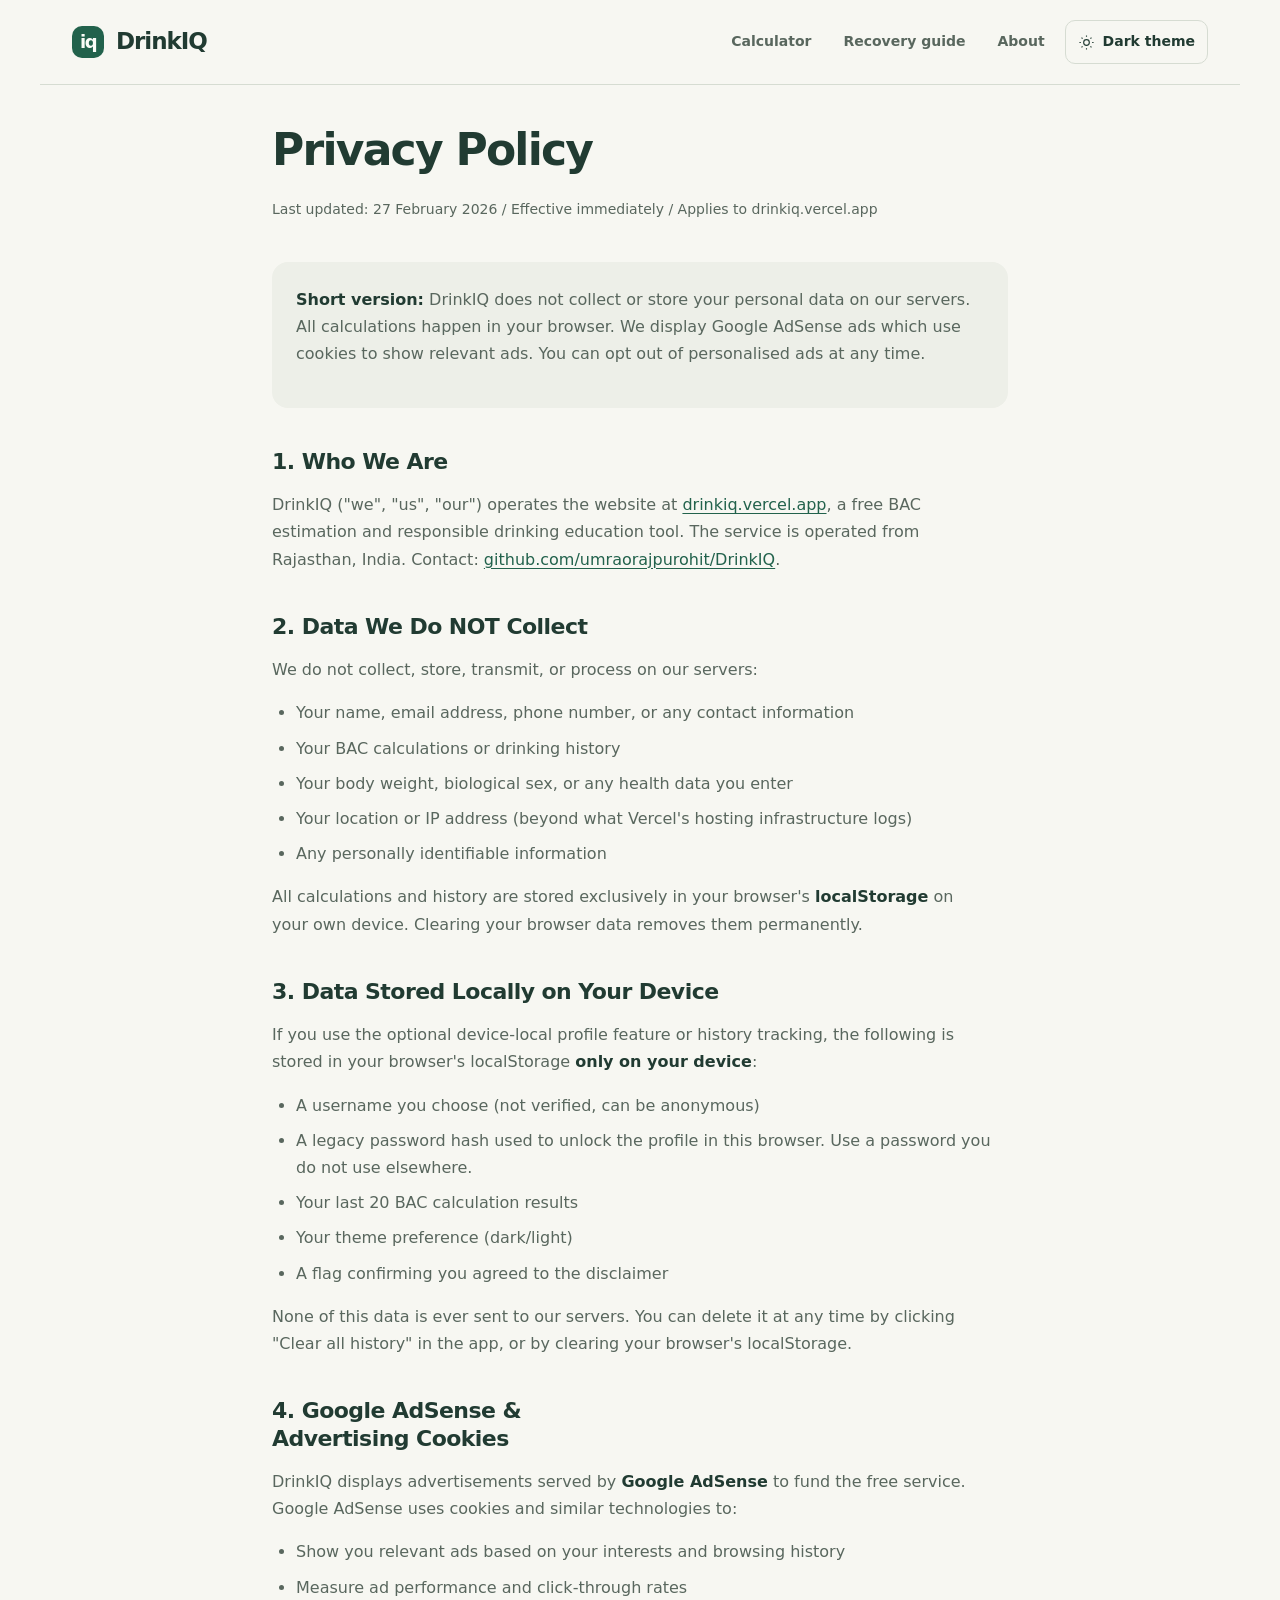
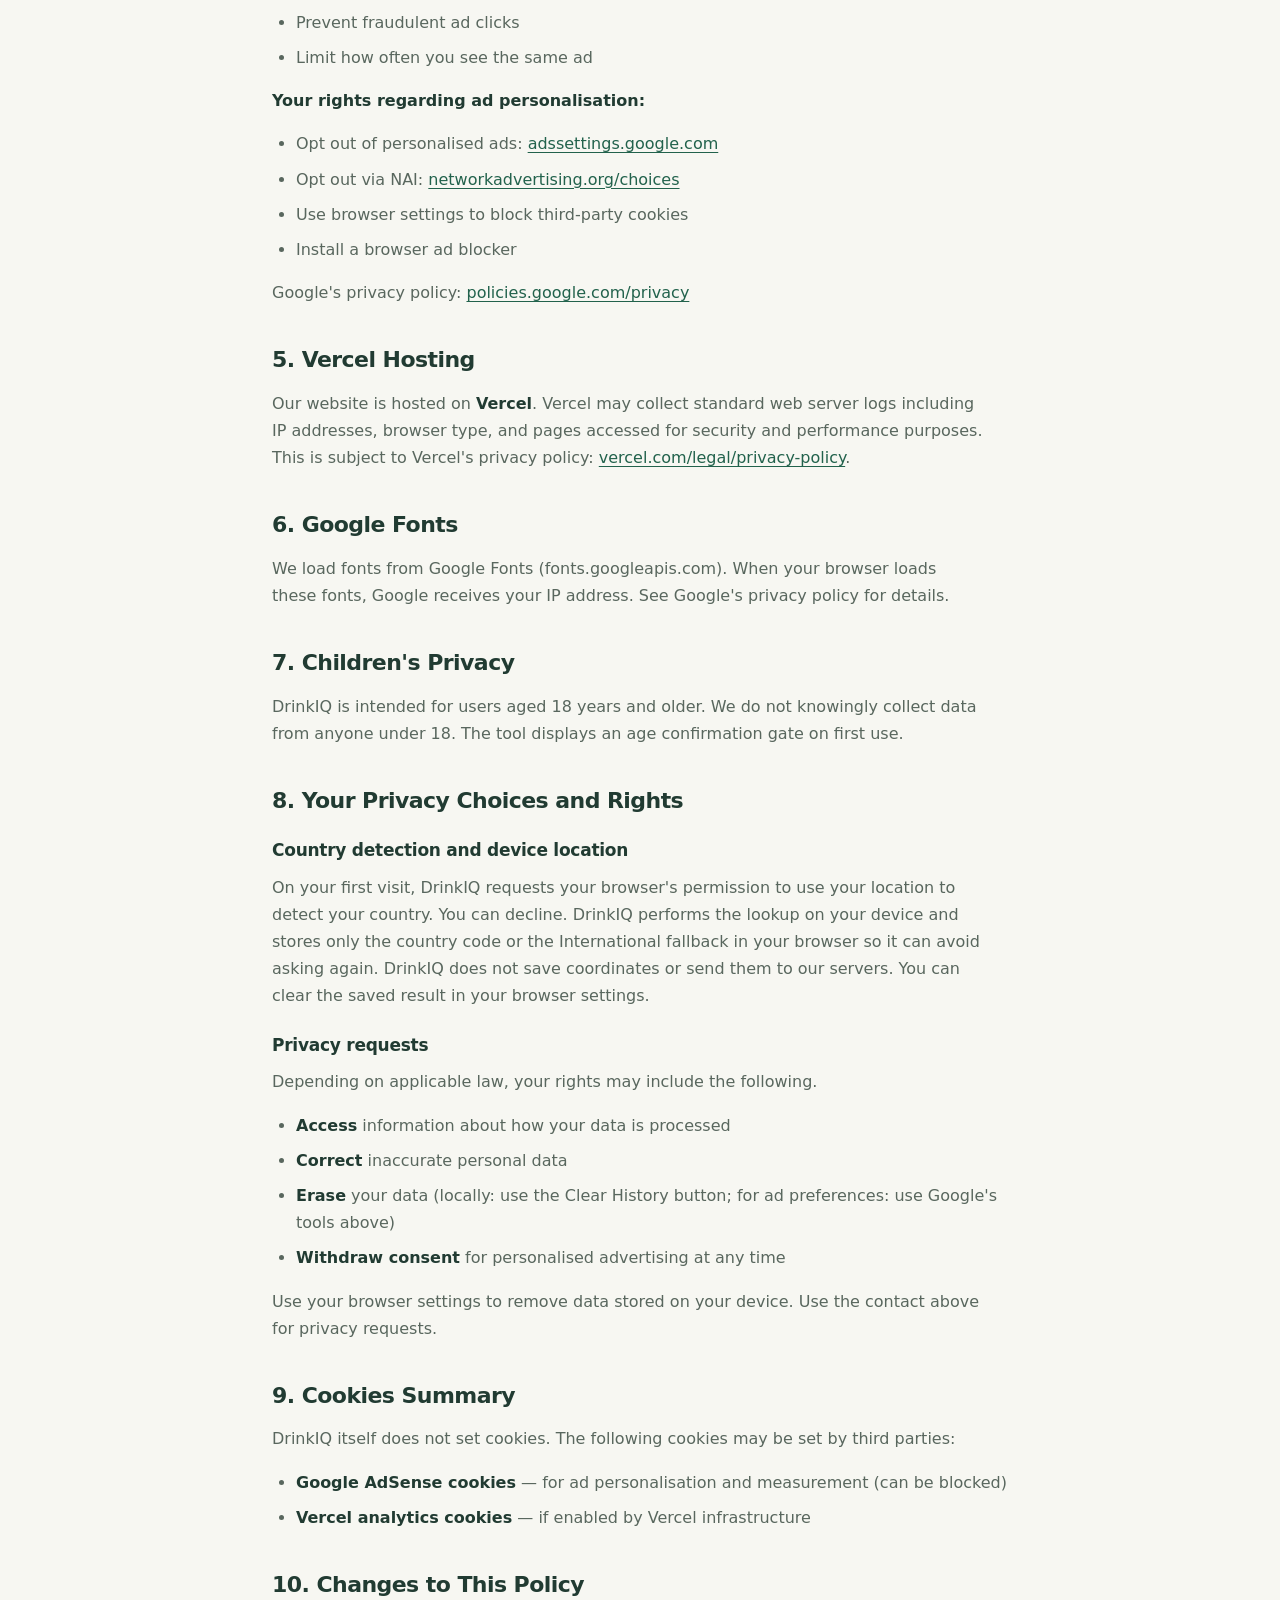
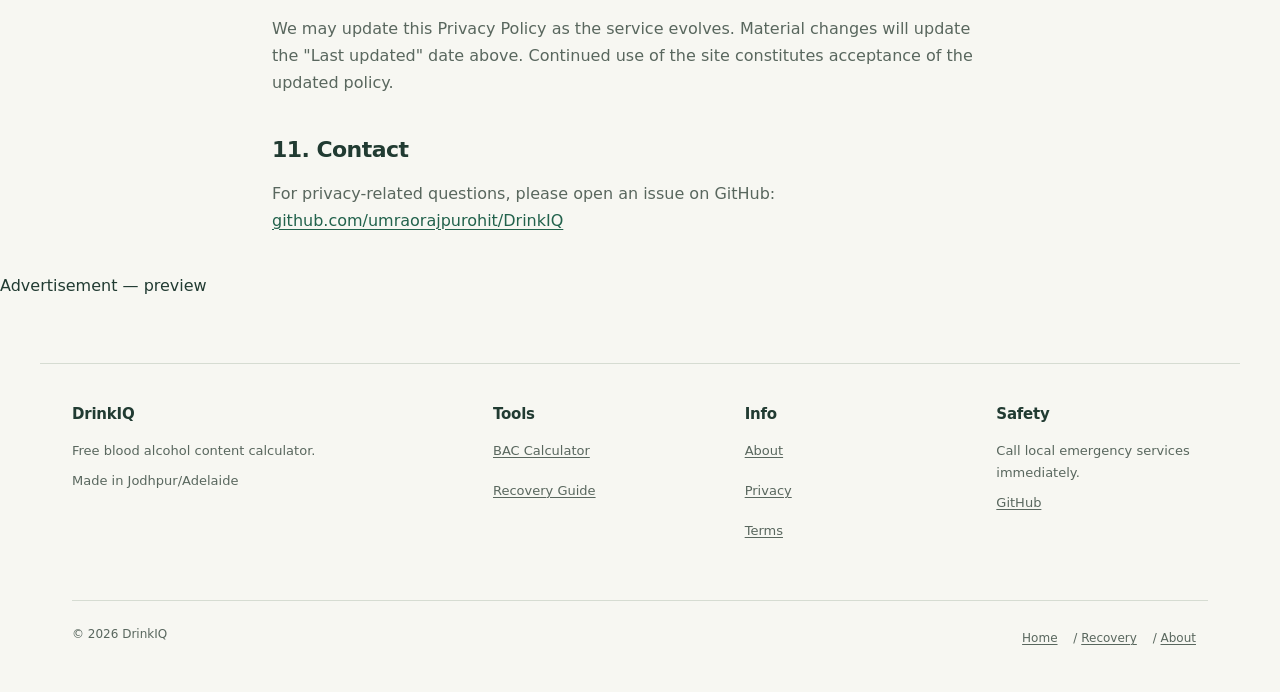
<file: privacy-policy.html>
<!DOCTYPE html>
<html lang="en">
<head>
<meta charset="UTF-8"/>
  <meta name="google-adsense-account" content="ca-pub-7147537523020078">
<meta name="viewport" content="width=device-width, initial-scale=1.0"/>
<title>Privacy Policy — DrinkIQ BAC Calculator</title>
<meta name="description" content="How DrinkIQ handles local history, country detection, browser location permission, advertising, and privacy requests."/>
<meta name="theme-color" content="#0a0e27"/>

<link rel="icon" type="image/svg+xml" href="./favicon.svg">
<link rel="stylesheet" href="./styles.css">
<script src="./theme.js"></script>
</head>
<body class="reading-page">
<a class="skip-link" href="#main-content">Skip to content</a>
<nav class="site-nav" aria-label="Site navigation">
<a class="brand" href="/" aria-label="DrinkIQ home"><span class="brand-mark" aria-hidden="true">iq</span>DrinkIQ</a>
<a class="tb-btn" href="/">Calculator</a>
<a class="tb-btn" href="/hangover-recovery">Recovery guide</a>
<a class="tb-btn" href="/about">About</a>
<button class="tb-btn theme-toggle" data-theme-toggle aria-label="Switch theme">Theme</button>
</nav>

<main id="main-content" tabindex="-1" class="document-page">
<h1>Privacy Policy</h1>
<p class="meta">Last updated: 27 February 2026 / Effective immediately / Applies to drinkiq.vercel.app</p>

<div class="highlight-box">
<p><strong>Short version:</strong> DrinkIQ does not collect or store your personal data on our servers. All calculations happen in your browser. We display Google AdSense ads which use cookies to show relevant ads. You can opt out of personalised ads at any time.</p>
</div>

<h2>1. Who We Are</h2>
<p>DrinkIQ ("we", "us", "our") operates the website at <a href="https://drinkiq.vercel.app">drinkiq.vercel.app</a>, a free BAC estimation and responsible drinking education tool. The service is operated from Rajasthan, India. Contact: <a href="https://github.com/umraorajpurohit/DrinkIQ">github.com/umraorajpurohit/DrinkIQ</a>.</p>

<h2>2. Data We Do NOT Collect</h2>
<p>We do not collect, store, transmit, or process on our servers:</p>
<ul>
<li>Your name, email address, phone number, or any contact information</li>
<li>Your BAC calculations or drinking history</li>
<li>Your body weight, biological sex, or any health data you enter</li>
<li>Your location or IP address (beyond what Vercel's hosting infrastructure logs)</li>
<li>Any personally identifiable information</li>
</ul>
<p>All calculations and history are stored exclusively in your browser's <strong>localStorage</strong> on your own device. Clearing your browser data removes them permanently.</p>


<h2>3. Data Stored Locally on Your Device</h2>
<p>If you use the optional device-local profile feature or history tracking, the following is stored in your browser's localStorage <strong>only on your device</strong>:</p>
<ul>
<li>A username you choose (not verified, can be anonymous)</li>
<li>A legacy password hash used to unlock the profile in this browser. Use a password you do not use elsewhere.</li>
<li>Your last 20 BAC calculation results</li>
<li>Your theme preference (dark/light)</li>
<li>A flag confirming you agreed to the disclaimer</li>
</ul>
<p>None of this data is ever sent to our servers. You can delete it at any time by clicking "Clear all history" in the app, or by clearing your browser's localStorage.</p>

<h2>4. Google AdSense &amp; Advertising Cookies</h2>
<p>DrinkIQ displays advertisements served by <strong>Google AdSense</strong> to fund the free service. Google AdSense uses cookies and similar technologies to:</p>
<ul>
<li>Show you relevant ads based on your interests and browsing history</li>
<li>Measure ad performance and click-through rates</li>
<li>Prevent fraudulent ad clicks</li>
<li>Limit how often you see the same ad</li>
</ul>
<p><strong>Your rights regarding ad personalisation:</strong></p>
<ul>
<li>Opt out of personalised ads: <a href="https://adssettings.google.com" target="_blank" rel="noopener">adssettings.google.com</a></li>
<li>Opt out via NAI: <a href="https://www.networkadvertising.org/choices/" target="_blank" rel="noopener">networkadvertising.org/choices</a></li>
<li>Use browser settings to block third-party cookies</li>
<li>Install a browser ad blocker</li>
</ul>
<p>Google's privacy policy: <a href="https://policies.google.com/privacy" target="_blank" rel="noopener">policies.google.com/privacy</a></p>


<h2>5. Vercel Hosting</h2>
<p>Our website is hosted on <strong>Vercel</strong>. Vercel may collect standard web server logs including IP addresses, browser type, and pages accessed for security and performance purposes. This is subject to Vercel's privacy policy: <a href="https://vercel.com/legal/privacy-policy" target="_blank" rel="noopener">vercel.com/legal/privacy-policy</a>.</p>

<h2>6. Google Fonts</h2>
<p>We load fonts from Google Fonts (fonts.googleapis.com). When your browser loads these fonts, Google receives your IP address. See Google's privacy policy for details.</p>

<h2>7. Children's Privacy</h2>
<p>DrinkIQ is intended for users aged 18 years and older. We do not knowingly collect data from anyone under 18. The tool displays an age confirmation gate on first use.</p>

<h2>8. Your Privacy Choices and Rights</h2>
<h3>Country detection and device location</h3>
<p>On your first visit, DrinkIQ requests your browser's permission to use your location to detect your country. You can decline. DrinkIQ performs the lookup on your device and stores only the country code or the International fallback in your browser so it can avoid asking again. DrinkIQ does not save coordinates or send them to our servers. You can clear the saved result in your browser settings.</p>
<h3>Privacy requests</h3>
<p>Depending on applicable law, your rights may include the following.</p>
<ul>
<li><strong>Access</strong> information about how your data is processed</li>
<li><strong>Correct</strong> inaccurate personal data</li>
<li><strong>Erase</strong> your data (locally: use the Clear History button; for ad preferences: use Google's tools above)</li>
<li><strong>Withdraw consent</strong> for personalised advertising at any time</li>
</ul>
<p>Use your browser settings to remove data stored on your device. Use the contact above for privacy requests.</p>

<h2>9. Cookies Summary</h2>
<p>DrinkIQ itself does not set cookies. The following cookies may be set by third parties:</p>
<ul>
<li><strong>Google AdSense cookies</strong> — for ad personalisation and measurement (can be blocked)</li>
<li><strong>Vercel analytics cookies</strong> — if enabled by Vercel infrastructure</li>
</ul>

<h2>10. Changes to This Policy</h2>
<p>We may update this Privacy Policy as the service evolves. Material changes will update the "Last updated" date above. Continued use of the site constitutes acceptance of the updated policy.</p>

<h2>11. Contact</h2>
<p>For privacy-related questions, please open an issue on GitHub: <a href="https://github.com/umraorajpurohit/DrinkIQ" target="_blank" rel="noopener">github.com/umraorajpurohit/DrinkIQ</a></p>


</main>

<div class="preview-panel preview-panel-bottom" aria-hidden="true">Advertisement — preview</div>

<footer>
<div class="footer-grid">
<div class="footer-col">
<h3>DrinkIQ</h3>
<p>Free blood alcohol content calculator.</p>
<p class="footer-credit">Made in Jodhpur/Adelaide</p>
</div>
<div class="footer-col">
<h3>Tools</h3>
<a href="/">BAC Calculator</a>
<a href="/hangover-recovery">Recovery Guide</a>
</div>
<div class="footer-col">
<h3>Info</h3>
<a href="/about">About</a>
<a href="/privacy-policy">Privacy</a>
<a href="/terms">Terms</a>
</div>
<div class="footer-col">
<h3>Safety</h3>
<p data-country-emergency>Call local emergency services immediately.</p>
<p><a data-country-driving hidden>Official drink-driving information</a></p>
<a href="https://github.com/umraorajpurohit/DrinkIQ" target="_blank" rel="noopener">GitHub</a>
</div>
</div>
<div class="footer-bottom">
<span>© 2026 DrinkIQ</span>
<span><a href="/">Home</a> / <a href="/hangover-recovery">Recovery</a> / <a href="/about">About</a></span>
</div>
</footer>
<script src="./country-config.js"></script>
<script src="./country.js"></script>
</body>
</html>
</file>
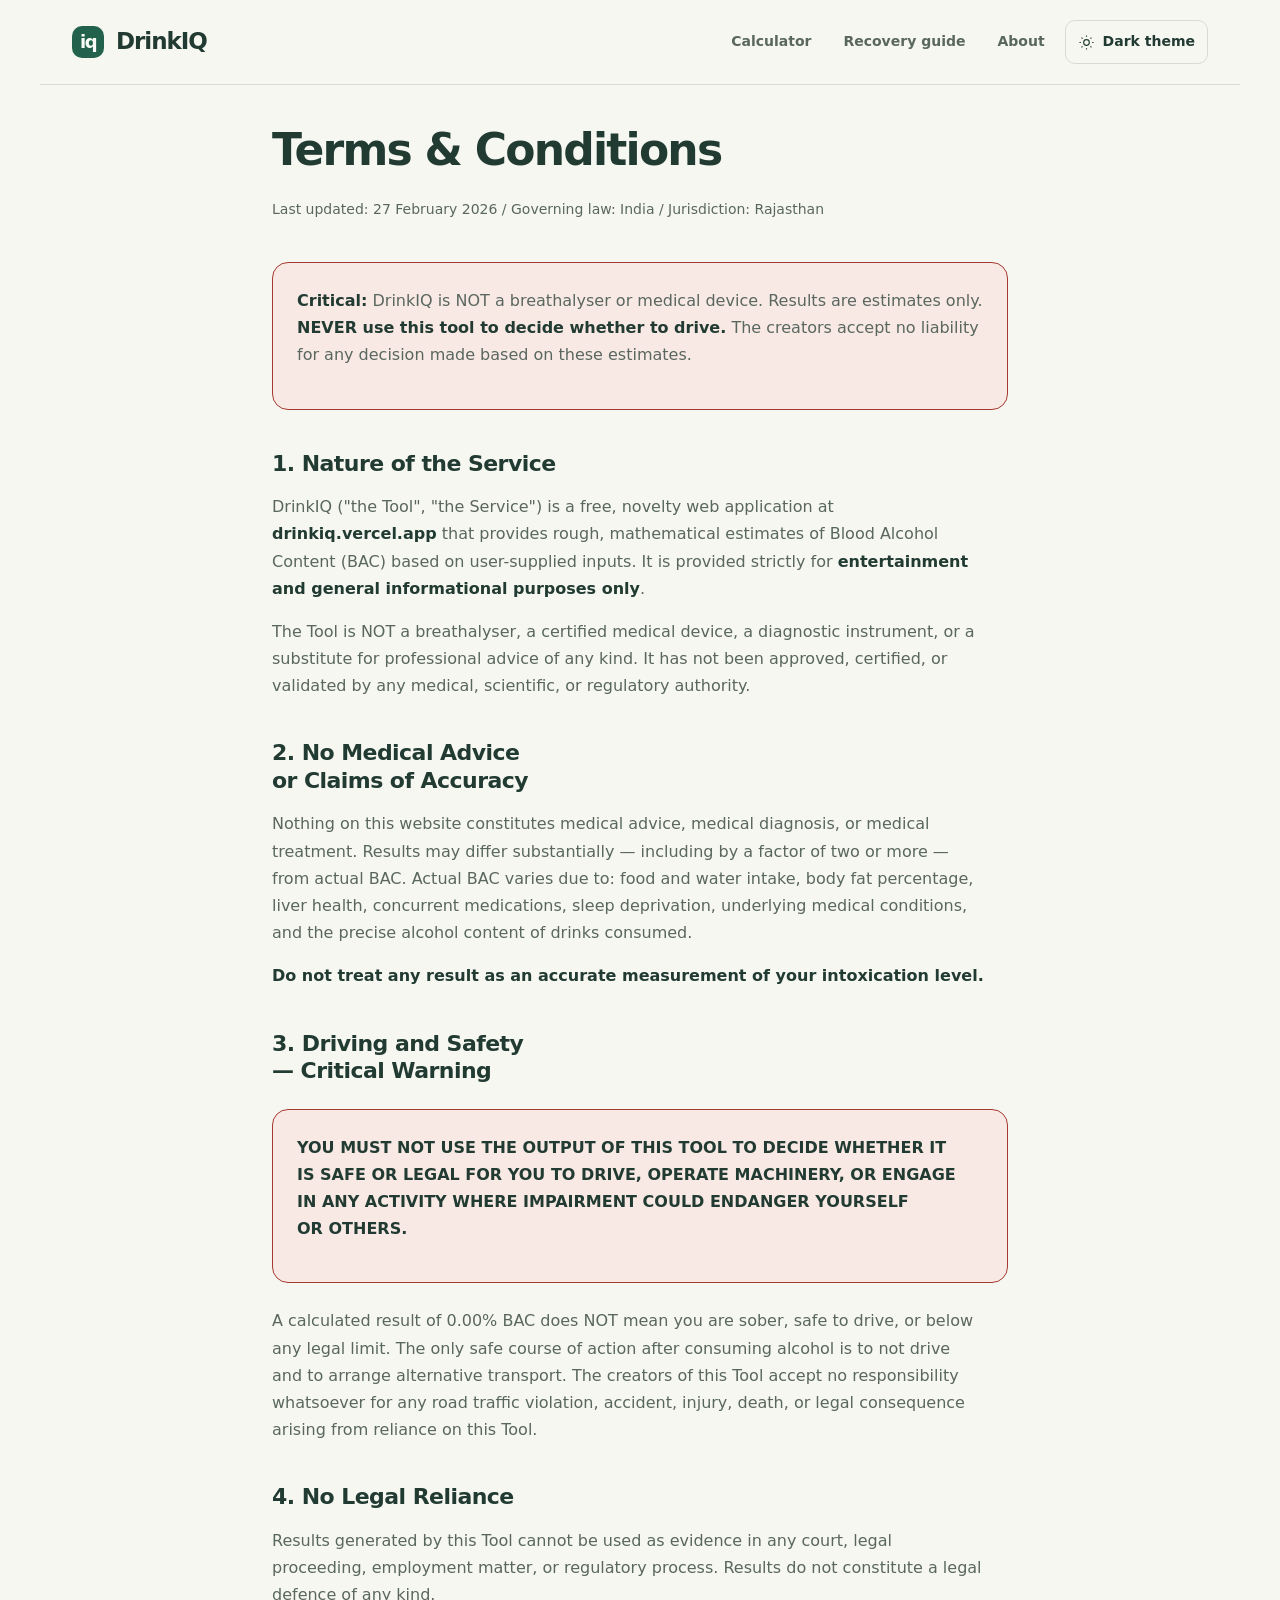
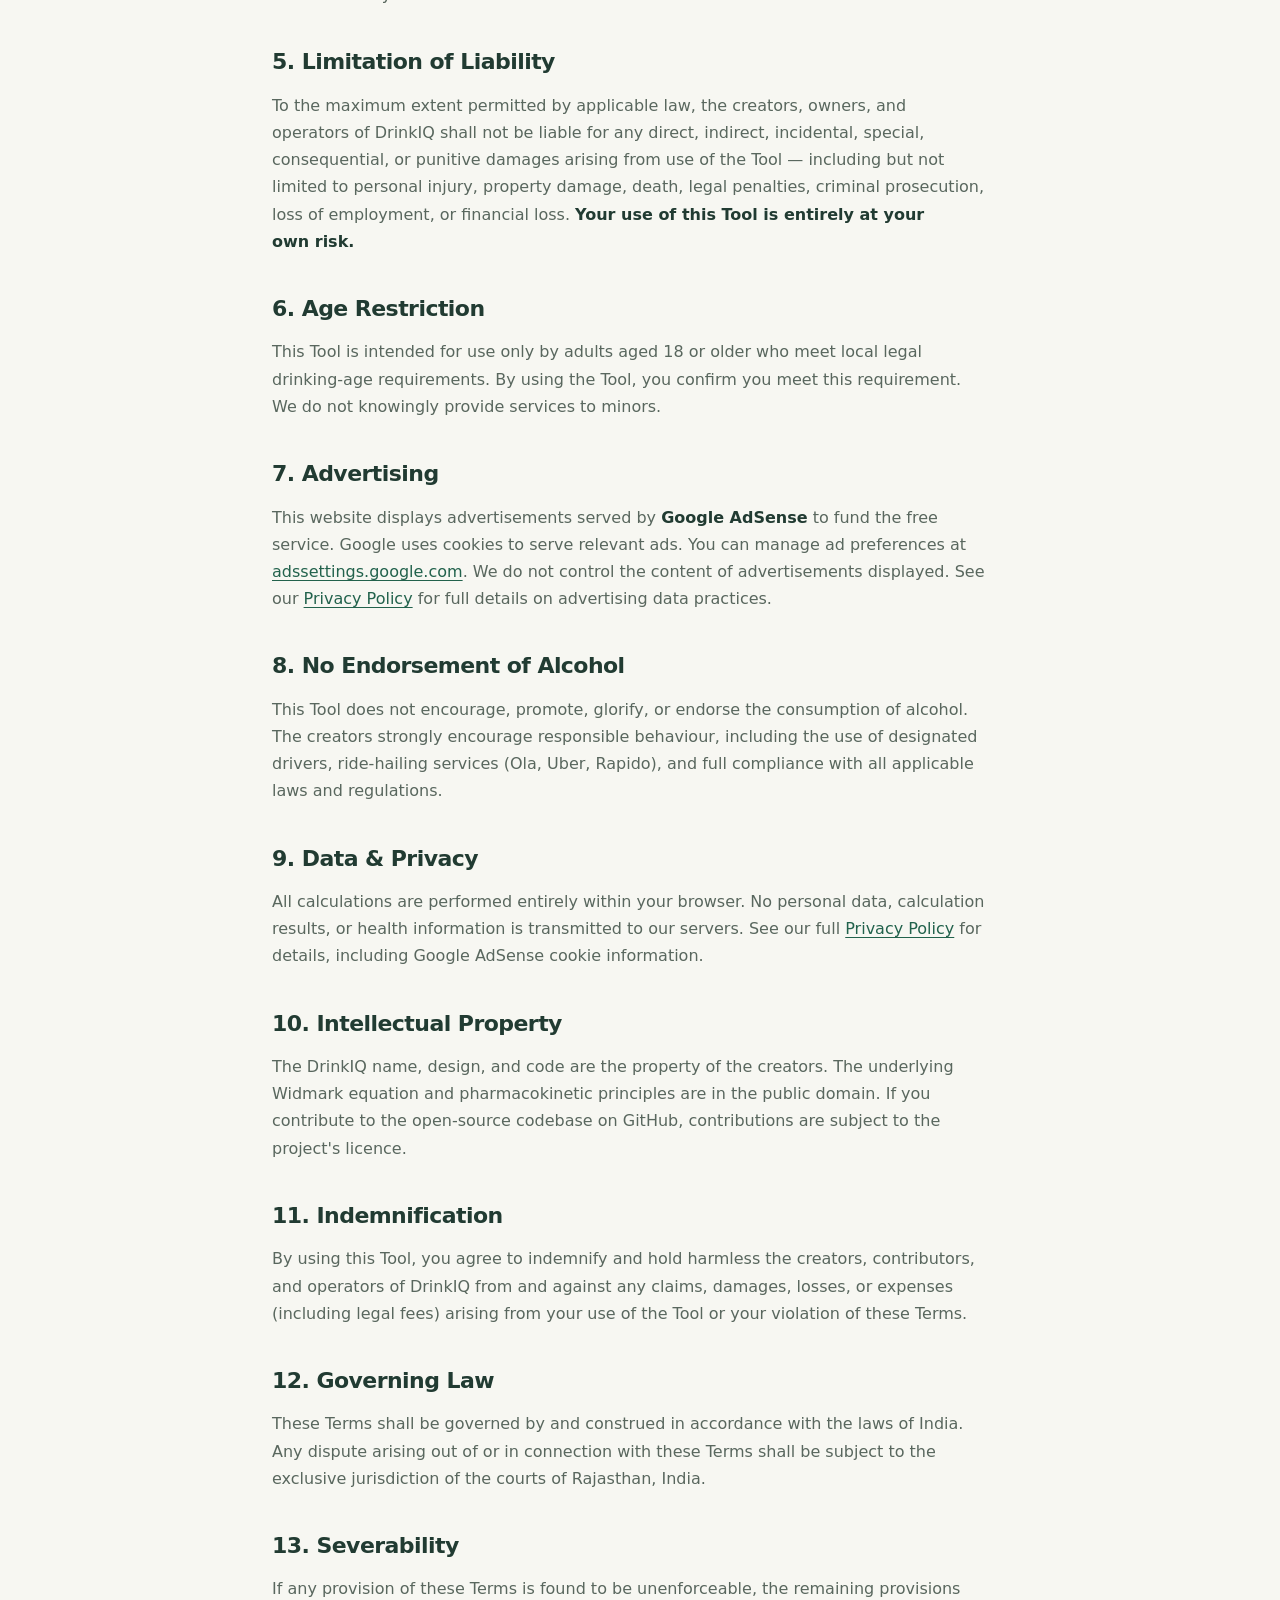
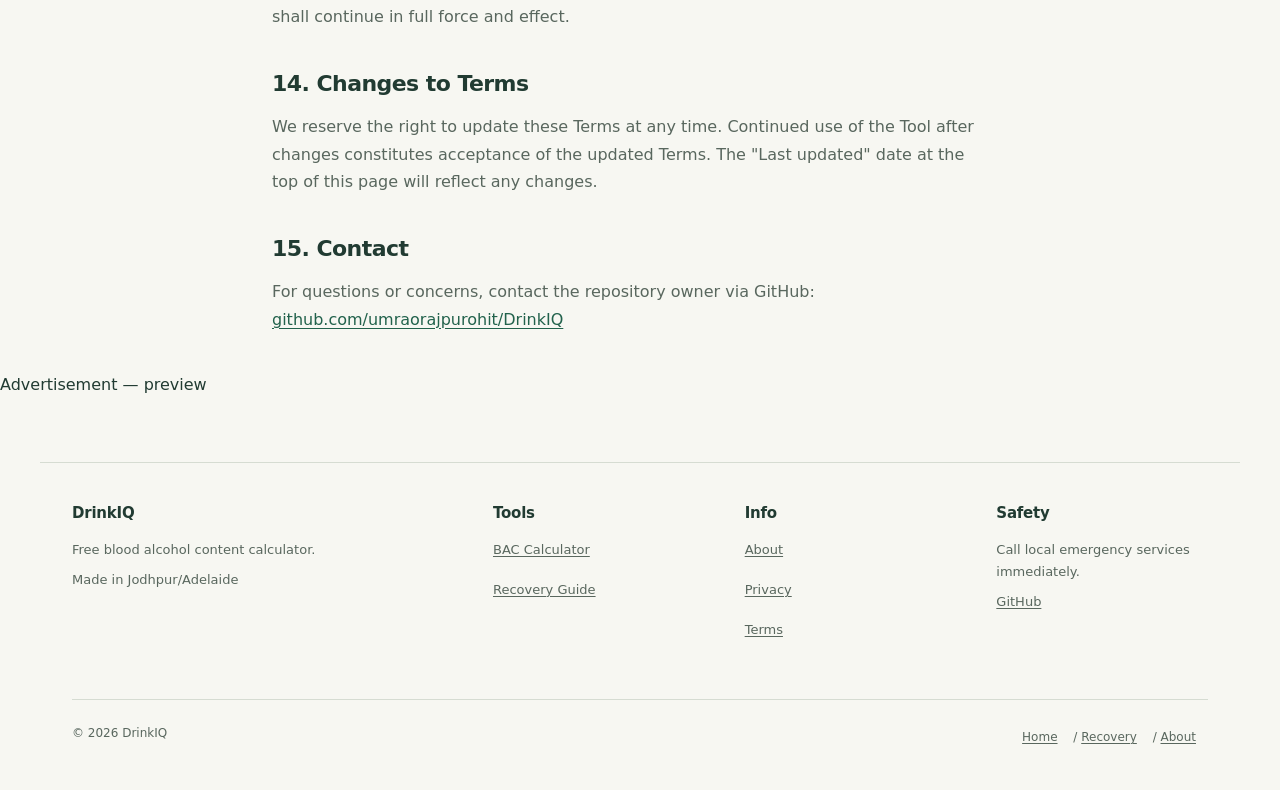
<file: terms.html>
<!DOCTYPE html>
<html lang="en">
<head>
<meta charset="UTF-8"/>
  <meta name="google-adsense-account" content="ca-pub-7147537523020078">
<meta name="viewport" content="width=device-width, initial-scale=1.0"/>
<title>Terms & Conditions — DrinkIQ BAC Calculator</title>
<meta name="description" content="Terms and conditions for using DrinkIQ, the free BAC calculator. Covers disclaimers, limitations of liability, advertising, and age restrictions."/>
<meta name="theme-color" content="#0a0e27"/>

<link rel="icon" type="image/svg+xml" href="./favicon.svg">
<link rel="stylesheet" href="./styles.css">
<script src="./theme.js"></script>
</head>
<body class="reading-page">
<a class="skip-link" href="#main-content">Skip to content</a>
<nav class="site-nav" aria-label="Site navigation">
<a class="brand" href="/" aria-label="DrinkIQ home"><span class="brand-mark" aria-hidden="true">iq</span>DrinkIQ</a>
<a class="tb-btn" href="/">Calculator</a>
<a class="tb-btn" href="/hangover-recovery">Recovery guide</a>
<a class="tb-btn" href="/about">About</a>
<button class="tb-btn theme-toggle" data-theme-toggle aria-label="Switch theme">Theme</button>
</nav>

<main id="main-content" tabindex="-1" class="document-page">
<h1>Terms &amp; Conditions</h1>
<p class="meta">Last updated: 27 February 2026 / Governing law: India / Jurisdiction: Rajasthan</p>

<div class="warning-box">
<p><strong>Critical:</strong> DrinkIQ is NOT a breathalyser or medical device. Results are estimates only. <strong>NEVER use this tool to decide whether to drive.</strong> The creators accept no liability for any decision made based on these estimates.</p>
</div>

<h2>1. Nature of the Service</h2>
<p>DrinkIQ ("the Tool", "the Service") is a free, novelty web application at <strong>drinkiq.vercel.app</strong> that provides rough, mathematical estimates of Blood Alcohol Content (BAC) based on user-supplied inputs. It is provided strictly for <strong>entertainment and general informational purposes only</strong>.</p>
<p>The Tool is NOT a breathalyser, a certified medical device, a diagnostic instrument, or a substitute for professional advice of any kind. It has not been approved, certified, or validated by any medical, scientific, or regulatory authority.</p>

<h2>2. No Medical Advice or Claims of Accuracy</h2>
<p>Nothing on this website constitutes medical advice, medical diagnosis, or medical treatment. Results may differ substantially — including by a factor of two or more — from actual BAC. Actual BAC varies due to: food and water intake, body fat percentage, liver health, concurrent medications, sleep deprivation, underlying medical conditions, and the precise alcohol content of drinks consumed.</p>
<p><strong>Do not treat any result as an accurate measurement of your intoxication level.</strong></p>


<h2>3. Driving and Safety — Critical Warning</h2>
<div class="warning-box">
<p class="legal-critical"><strong>YOU MUST NOT USE THE OUTPUT OF THIS TOOL TO DECIDE WHETHER IT IS SAFE OR LEGAL FOR YOU TO DRIVE, OPERATE MACHINERY, OR ENGAGE IN ANY ACTIVITY WHERE IMPAIRMENT COULD ENDANGER YOURSELF OR OTHERS.</strong></p>
</div>
<p>A calculated result of 0.00% BAC does NOT mean you are sober, safe to drive, or below any legal limit. The only safe course of action after consuming alcohol is to not drive and to arrange alternative transport. The creators of this Tool accept no responsibility whatsoever for any road traffic violation, accident, injury, death, or legal consequence arising from reliance on this Tool.</p>

<h2>4. No Legal Reliance</h2>
<p>Results generated by this Tool cannot be used as evidence in any court, legal proceeding, employment matter, or regulatory process. Results do not constitute a legal defence of any kind.</p>

<h2>5. Limitation of Liability</h2>
<p>To the maximum extent permitted by applicable law, the creators, owners, and operators of DrinkIQ shall not be liable for any direct, indirect, incidental, special, consequential, or punitive damages arising from use of the Tool — including but not limited to personal injury, property damage, death, legal penalties, criminal prosecution, loss of employment, or financial loss. <strong>Your use of this Tool is entirely at your own risk.</strong></p>


<h2>6. Age Restriction</h2>
<p>This Tool is intended for use only by adults aged 18 or older who meet local legal drinking-age requirements. By using the Tool, you confirm you meet this requirement. We do not knowingly provide services to minors.</p>

<h2>7. Advertising</h2>
<p>This website displays advertisements served by <strong>Google AdSense</strong> to fund the free service. Google uses cookies to serve relevant ads. You can manage ad preferences at <a href="https://adssettings.google.com" target="_blank" rel="noopener">adssettings.google.com</a>. We do not control the content of advertisements displayed. See our <a href="/privacy-policy">Privacy Policy</a> for full details on advertising data practices.</p>

<h2>8. No Endorsement of Alcohol</h2>
<p>This Tool does not encourage, promote, glorify, or endorse the consumption of alcohol. The creators strongly encourage responsible behaviour, including the use of designated drivers, ride-hailing services (Ola, Uber, Rapido), and full compliance with all applicable laws and regulations.</p>

<h2>9. Data &amp; Privacy</h2>
<p>All calculations are performed entirely within your browser. No personal data, calculation results, or health information is transmitted to our servers. See our full <a href="/privacy-policy">Privacy Policy</a> for details, including Google AdSense cookie information.</p>

<h2>10. Intellectual Property</h2>
<p>The DrinkIQ name, design, and code are the property of the creators. The underlying Widmark equation and pharmacokinetic principles are in the public domain. If you contribute to the open-source codebase on GitHub, contributions are subject to the project's licence.</p>

<h2>11. Indemnification</h2>
<p>By using this Tool, you agree to indemnify and hold harmless the creators, contributors, and operators of DrinkIQ from and against any claims, damages, losses, or expenses (including legal fees) arising from your use of the Tool or your violation of these Terms.</p>

<h2>12. Governing Law</h2>
<p>These Terms shall be governed by and construed in accordance with the laws of India. Any dispute arising out of or in connection with these Terms shall be subject to the exclusive jurisdiction of the courts of Rajasthan, India.</p>

<h2>13. Severability</h2>
<p>If any provision of these Terms is found to be unenforceable, the remaining provisions shall continue in full force and effect.</p>

<h2>14. Changes to Terms</h2>
<p>We reserve the right to update these Terms at any time. Continued use of the Tool after changes constitutes acceptance of the updated Terms. The "Last updated" date at the top of this page will reflect any changes.</p>

<h2>15. Contact</h2>
<p>For questions or concerns, contact the repository owner via GitHub: <a href="https://github.com/umraorajpurohit/DrinkIQ" target="_blank" rel="noopener">github.com/umraorajpurohit/DrinkIQ</a></p>


</main>

<div class="preview-panel preview-panel-bottom" aria-hidden="true">Advertisement — preview</div>

<footer>
<div class="footer-grid">
<div class="footer-col">
<h3>DrinkIQ</h3>
<p>Free blood alcohol content calculator.</p>
<p class="footer-credit">Made in Jodhpur/Adelaide</p>
</div>
<div class="footer-col">
<h3>Tools</h3>
<a href="/">BAC Calculator</a>
<a href="/hangover-recovery">Recovery Guide</a>
</div>
<div class="footer-col">
<h3>Info</h3>
<a href="/about">About</a>
<a href="/privacy-policy">Privacy</a>
<a href="/terms">Terms</a>
</div>
<div class="footer-col">
<h3>Safety</h3>
<p data-country-emergency>Call local emergency services immediately.</p>
<p><a data-country-driving hidden>Official drink-driving information</a></p>
<a href="https://github.com/umraorajpurohit/DrinkIQ" target="_blank" rel="noopener">GitHub</a>
</div>
</div>
<div class="footer-bottom">
<span>© 2026 DrinkIQ</span>
<span><a href="/">Home</a> / <a href="/hangover-recovery">Recovery</a> / <a href="/about">About</a></span>
</div>
</footer>
<script src="./country-config.js"></script>
<script src="./country.js"></script>
</body>
</html>
</file>
<file: styles.css>
/* Hallmark · shape: app screen · genre: modern-minimal · theme: Dose (deal 1/3) · redesign: full · modes: light+dark · copy: verbatim
 * nav: shared top bar · signature: drink ledger beside the BAC timeline · states: empty, error, full · dose: white/night
 * axes: light/grotesk-sans/chromatic-green · posture: restrained · finish-review: in-thread, 5 resolved · v2.0.0 */
/* Hallmark · pre-emit critique: P4 H5 E4 S4 R5 V3 · weakest: V, retained familiar controls so the DrinkIQ calculation stays easy to use */
/* Hallmark · answered F1 · DrinkIQ disclaimer, policy and educational wording is retained from the original pages */
/* Hallmark · answered F7 · DrinkIQ uses a shared surface recipe for related static groups across its five pages */
/* Hallmark · dismissed 23 · DrinkIQ tinted neutral panels are structural surfaces; the accent is confined to controls and the wordmark */
@import url("./tokens.css");
@import url("./base.css");

body { min-height: 100vh; }
a { color: var(--accent); }
a:hover { text-decoration: underline; }
button, a, input, select { -webkit-tap-highlight-color: var(--tap-highlight); }
button { cursor: pointer; }
button:active { transform: translateY(1px); }
button:disabled, button[aria-disabled="true"] { opacity: .55; cursor: not-allowed; }
button:disabled:active { transform: none; }
input, select { min-width: 0; width: 100%; min-height: 44px; border: 1px solid var(--field-border); border-radius: var(--radius-input); padding: var(--space-sm) var(--space-sm); color: var(--text); background: var(--input-bg); font-size: 16px; }
input::placeholder { color: var(--muted); opacity: 1; }
input:focus-visible, select:focus-visible { outline-offset: 2px; }
input[aria-invalid="true"] { border-color: var(--danger); }
input[type="checkbox"] { width: 20px; min-height: 20px; height: 20px; accent-color: var(--accent); flex: 0 0 20px; }
label { display: block; font-size: 14px; font-weight: 600; margin-bottom: var(--space-xs); }
strong { font-weight: 600; color: var(--text-bright); }
h1, h2, h3 { color: var(--text-bright); }
h1 { font-size: 40px; line-height: 1.12; letter-spacing: -.04em; }
h2 { font-size: 22px; line-height: 1.25; letter-spacing: -.025em; }
h3 { font-size: 17px; line-height: 1.35; letter-spacing: -.015em; }
p, li { line-height: 1.7; }
p { margin-bottom: var(--space-md); }
ul, ol { padding-left: var(--space-lg); }
li { margin-bottom: var(--space-xs); }
hr { border: 0; border-top: 1px solid var(--border); margin: var(--space-xl) 0; }
.skip-link { position: fixed; z-index: var(--z-tooltip); top: 8px; left: 16px; padding: var(--space-sm) 20px; border-radius: var(--radius-input); color: var(--color-accent-ink); background: var(--accent); transform: translateY(-160%); }
.skip-link:focus { transform: none; }
.site-nav { max-width: var(--container); margin: 0 auto; padding: 20px var(--gutter); display: flex; align-items: center; flex-wrap: wrap; gap: var(--space-xs); border-bottom: 1px solid var(--border); }
.brand { margin-right: auto; display: inline-flex; align-items: center; gap: var(--space-sm); min-height: 44px; text-decoration: none; color: var(--text-bright); font-size: 23px; font-weight: 700; letter-spacing: -.045em; }
.brand:hover { text-decoration: none; }
.brand-mark { display: grid; place-items: center; width: 32px; height: 32px; border-radius: 10px; background: var(--accent); color: var(--color-accent-ink); font-size: 18px; letter-spacing: -.08em; }
.tb-btn { display: inline-flex; align-items: center; justify-content: center; min-height: 44px; padding: var(--space-xs) var(--space-sm); border: 0; border-radius: var(--radius-input); color: var(--muted); background: transparent; font-size: 14px; font-weight: 600; text-decoration: none; line-height: 1.4; }
.tb-btn:hover, .tb-btn[aria-current="page"] { background: var(--surface2); color: var(--text); text-decoration: none; }
.theme-toggle { border: 1px solid var(--border); color: var(--text); gap: var(--space-xs); }
.theme-toggle svg { width: 17px; height: 17px; }
#userChip { display: flex; font-size: 14px; padding-inline: var(--space-xs); }
.user-dot, .status-dot { display: none; }
.wrap, .faq-section, footer { max-width: var(--container); padding-inline: var(--gutter); margin-inline: auto; }
.wrap { padding-top: var(--space-xl); }
.wrap > header { padding-bottom: 32px; }
.logo-row { display: flex; align-items: center; }
.subtitle { margin: var(--space-sm) 0 0; max-width: 65ch; font-size: 16px; color: var(--muted); }
.calculator-layout { display: grid; grid-template-columns: minmax(0, 1.45fr) minmax(0, 1fr); gap: var(--gap-columns); align-items: start; }
.calculator-inputs, .calculator-results { min-width: 0; }
.calculator-results { position: sticky; top: var(--space-lg); display: flex; flex-direction: column; gap: var(--space-md); }
.grid.two { display: grid; grid-template-columns: minmax(0, 1fr) minmax(0, 1fr); gap: var(--space-lg); margin-bottom: var(--space-lg); }
.card { padding: var(--space-lg); background: var(--surface); color: var(--text); border-radius: var(--radius-card); }
.card h2 { font-size: 18px; margin-bottom: var(--space-xs); }
.hint { color: var(--muted); font-size: 14px; line-height: 1.6; margin-bottom: var(--space-md); }
.row { display: flex; flex-wrap: wrap; gap: var(--space-md); }
.row > * { flex: 1 1 100px; min-width: 0; }
.toggle { display: flex; align-items: center; gap: var(--space-sm); min-height: 44px; margin: var(--space-xs) 0; font-weight: 400; cursor: pointer; }
.toggle span { font-size: 14px; line-height: 1.5; }
#endTimeBox { margin-top: var(--space-xs); }
.drinks-card { margin-top: 0 !important; }
.drinks-card > h2 { font-size: 22px; }
.drinks-group-title { margin-top: var(--space-lg); padding-bottom: var(--space-xs); font-size: 15px; font-weight: 600; color: var(--text); border-bottom: 1px solid var(--border); }
.drink { display: grid; grid-template-columns: minmax(0, 1fr) auto; align-items: center; gap: var(--space-sm); padding: var(--space-md) 0; border-bottom: 1px solid var(--border); }
.drink.active { background: var(--selected-bg); margin-inline: -var(--space-sm); padding-inline: var(--space-sm); border-radius: var(--radius-input); }
.drink-name { font-size: 15px; font-weight: 600; line-height: 1.4; }
.drink-meta { font-size: 13px; color: var(--muted); margin-top: var(--space-2xs); }
.stepper { display: flex; align-items: center; gap: var(--space-2xs); }
.btn { display: grid; place-items: center; width: 44px; height: 44px; padding: 0; border: 1px solid var(--field-border); border-radius: 10px; color: var(--text); background: var(--input-bg); font-size: 20px; font-weight: 400; touch-action: manipulation; }
.btn:hover { background: var(--surface3); }
.count { width: 28px; text-align: center; font-size: 16px; font-weight: 600; font-variant-numeric: tabular-nums; }
.warn-text { font-size: 13px; color: var(--muted); margin: var(--space-md) 0 0; }
.result { padding: var(--space-lg); border: 1px solid var(--border); border-radius: var(--radius-card); background: var(--result-bg); }
.result h2 { font-size: 18px; margin-bottom: var(--space-lg); }
.big { font-size: 24px; font-weight: 600; letter-spacing: -.035em; line-height: 1.35; text-wrap: balance; margin-bottom: var(--space-lg); }
.kv { display: flex; justify-content: space-between; gap: var(--space-md); padding-block: var(--space-sm); border-bottom: 1px solid var(--border); font-size: 14px; color: var(--muted); }
.kv-val { text-align: right; color: var(--text); font-weight: 600; font-variant-numeric: tabular-nums; }
.status-pill { display: inline-flex; align-items: center; gap: var(--space-xs); padding: var(--space-xs) var(--space-sm); font-size: 13px; font-weight: 600; border-radius: var(--radius-pill); margin-bottom: var(--space-md); }
.safe, .drive-safe { color: var(--safe); background: var(--safe-bg); }
.warn, .drive-warn { color: var(--warning); background: var(--warning-bg); }
.danger, .drive-danger { color: var(--danger); background: var(--danger-bg); }
#driveBanner:not(:empty) { padding: var(--space-md); border-radius: var(--radius-input); margin-bottom: var(--space-md); font-size: 14px; line-height: 1.65; }
#driveBanner strong { color: inherit; }
.chart-wrap { margin-top: var(--space-lg); }
.chart-label, .chart-axis { font-size: 12px; color: var(--muted); }
#bacCanvas { width: 100%; height: 160px; display: block; margin-top: var(--space-sm); }
.chart-axis { display: flex; justify-content: space-between; font-variant-numeric: tabular-nums; }
.legal-footer { font-size: 13px; color: var(--muted); line-height: 1.7; padding: 0 var(--space-2xs); }
.legal-footer strong { color: var(--text); }
.legal-link { color: var(--accent); background: none; border: 0; min-height: 44px; padding: var(--space-xs) 0; font-size: inherit; white-space: nowrap; text-decoration: underline; text-underline-offset: 3px; }
.stickybar { order: -1; }
.sticky-inner { display: flex; align-items: center; gap: var(--space-sm); }
.primary, .auth-submit, .disc-agree-btn, .tc-close { min-height: 48px; padding: var(--space-sm) 20px; border: 0; border-radius: var(--radius-input); background: var(--accent); color: var(--color-accent-ink); font-weight: 600; font-size: 15px; }
.primary { flex: 1; }
.primary:hover, .auth-submit:hover, .disc-agree-btn.enabled:hover, .tc-close:hover { background: var(--accent-hover); }
.ghost { min-width: 48px; min-height: 48px; border: 1px solid var(--field-border); border-radius: var(--radius-input); background: var(--surface); color: var(--text); font-size: 23px; }
.ghost:hover { background: var(--surface3); }
.footer-col [data-country-emergency] a { display: inline; margin: 0; text-decoration: underline; }
.error, .auth-msg.err { color: var(--danger); font-size: 14px; line-height: 1.6; margin-top: var(--space-sm); }
.error { display: flex; }
.legal-link.inline-terms { font-size: 13px; padding: 0; }
.content-link { color: var(--neon-cyan); }
.hint.clearance-hint { margin-top: 6px; margin-bottom: 0; }
.drinking-toggle { margin-top: 10px; }
.footer-col .footer-credit { margin-top: 8px; }
.auth-msg.ok { color: var(--safe); }
.faq-section { padding-top: var(--space-2xl); padding-bottom: var(--space-lg); }
.faq-section > h2 { font-size: 28px; margin-bottom: var(--space-lg); }
.faq-item { border-top: 1px solid var(--border); }
.faq-q { display: flex; justify-content: space-between; align-items: center; gap: var(--space-lg); min-height: 52px; width: 100%; text-align: left; border: 0; padding: var(--space-sm) 0; background: transparent; color: var(--text); font-weight: 600; line-height: 1.5; }
.faq-q:hover { color: var(--accent); }
.faq-q { white-space: nowrap; }
.faq-icon { font-size: 22px; line-height: 1; flex-shrink: 0; }
.faq-a { display: none; padding-bottom: var(--space-lg); color: var(--muted); max-width: 75ch; }
.faq-item.open .faq-a { display: block; }
footer { margin-top: var(--space-2xl); padding-top: var(--space-xl); padding-bottom: var(--space-xl); border-top: 1px solid var(--border); }
.footer-grid { display: grid; grid-template-columns: minmax(0, 1.8fr) repeat(3, minmax(0, 1fr)); gap: var(--space-xl); margin-bottom: var(--space-xl); }
.footer-col h3 { font-size: 15px; margin-bottom: var(--space-md); }
.footer-col p, .footer-col a { display: block; color: var(--muted); font-size: 13px; line-height: 1.7; margin-bottom: var(--space-xs); }
.footer-col a { width: fit-content; min-height: 32px; }
.footer-bottom { border-top: 1px solid var(--border); padding-top: var(--space-lg); display: flex; justify-content: space-between; gap: var(--space-lg); flex-wrap: wrap; font-size: 12px; color: var(--muted); }
.footer-bottom a { display: inline-block; padding: var(--space-2xs) 0; margin-right: var(--space-sm); color: var(--muted); }
.document-page { max-width: 800px; margin-inline: auto; padding: var(--space-xl) var(--gutter) var(--space-lg); }
.document-page header { margin-bottom: var(--space-xl); }
.document-page h1 { margin-bottom: var(--space-lg); font-size: 44px; max-width: 20ch; }
.document-page h2 { margin-top: var(--space-xl); margin-bottom: var(--space-md); }
.document-page h3 { margin-top: var(--space-lg); margin-bottom: var(--space-sm); }
.document-page p, .document-page li { font-size: 16px; color: var(--muted); }
.document-page p { max-width: 70ch; }
.document-page .lead { font-size: 18px; line-height: 1.75; }
.breadcrumb { display: flex; align-items: center; gap: var(--space-sm); color: var(--muted); font-size: 13px; margin-bottom: var(--space-xl); }
.breadcrumb a { padding-block: var(--space-xs); }
.meta { font-size: 14px !important; margin-bottom: var(--space-xl); }
.stat-grid, .cause-grid { display: grid; grid-template-columns: repeat(2, minmax(0, 1fr)); gap: var(--space-lg); margin-block: var(--space-lg); }
.stat-item, .cause-item { padding: var(--space-lg); background: var(--surface); border-radius: var(--radius-card); }
.stat-num, .cause-num { display: block; font-size: 28px; font-weight: 600; color: var(--text); font-variant-numeric: tabular-nums; margin-bottom: var(--space-xs); }
.stat-label { color: var(--muted); font-size: 14px; }
.cause-title { display: block; font-size: 17px; font-weight: 600; margin-bottom: var(--space-xs); }
.cause-desc { display: block; font-size: 14px; color: var(--muted); line-height: 1.7; }
.formula-box, .highlight-box { padding: var(--space-lg); margin-block: var(--space-lg); border-radius: var(--radius-card); background: var(--surface); }
.formula-title { font-size: 14px; font-weight: 600; }
.formula { font-size: 22px; font-variant-numeric: tabular-nums; margin-block: var(--space-lg); overflow-wrap: anywhere; }
.formula-note { font-size: 14px; color: var(--muted); line-height: 1.7; }
.guidance-item { display: grid; grid-template-columns: 32px minmax(0, 1fr); gap: var(--space-md); padding-block: var(--space-lg); border-bottom: 1px solid var(--border); }
.g-index { color: var(--muted); font-variant-numeric: tabular-nums; }
.g-title { display: block; font-size: 18px; font-weight: 600; margin-bottom: var(--space-xs); }
.g-text { font-size: 16px; color: var(--muted); line-height: 1.7; }
.guidance-list { list-style: none; padding: 0; }
.cause-grid > :last-child:nth-child(odd), .myth-grid > :last-child:nth-child(odd) { grid-column: 1 / -1; }
.myth-label { display: block; font-size: 13px; color: var(--muted); margin-bottom: var(--space-xs); }
.myth-grid { display: grid; grid-template-columns: repeat(2, minmax(0, 1fr)); gap: var(--space-lg); margin-block: var(--space-lg); }
.myth-card { padding: var(--space-lg); background: var(--surface); color: var(--text); border-radius: var(--radius-card); }
.myth-claim { font-size: 17px; font-weight: 600; margin-bottom: var(--space-sm); }
.myth-verdict { font-size: 14px; color: var(--muted); line-height: 1.7; }
.danger-section, .warning-box { padding: var(--space-lg); border: 1px solid var(--danger); border-radius: var(--radius-card); background: var(--danger-bg); color: var(--text); margin-block: var(--space-lg); }
.warning-box p { font-size: 16px; }
.danger-section h2 { margin-top: 0; }
.symptom-grid { display: grid; grid-template-columns: repeat(2, minmax(0, 1fr)); gap: var(--space-sm); margin-block: var(--space-lg); }
.symptom-tag { padding-block: var(--space-xs); font-size: 14px; color: var(--text); border-bottom: 1px solid var(--border); }
.emergency-cta { font-weight: 600; line-height: 1.7; color: var(--danger); margin-top: var(--space-lg); }
.hidden { display: none !important; }
.overlay { position: fixed; inset: 0; z-index: var(--z-modal); display: flex; align-items: center; justify-content: center; background: var(--overlay-bg); padding: var(--space-lg); }
.overlay.overlay-active { z-index: 401; }
.modal { position: relative; background: var(--result-bg); border: 1px solid var(--border); border-radius: 20px; max-width: 600px; width: 100%; max-height: calc(100dvh - 48px); overflow-y: auto; overscroll-behavior: contain; padding: 32px; }
.modal-title { font-size: 27px; font-weight: 700; line-height: 1.25; letter-spacing: -.03em; padding-right: 28px; margin-bottom: var(--space-sm); }
.modal-sub { font-size: 14px; color: var(--muted); margin-bottom: var(--space-lg); }
.modal-close { position: absolute; right: 16px; top: 16px; min-width: 44px; min-height: 44px; font-size: 23px; border: 0; border-radius: var(--radius-input); background: var(--surface); color: var(--text); }
.modal-close:hover { background: var(--surface3); }
.disc-badge { color: var(--danger); font-size: 16px; font-weight: 600; margin-bottom: var(--space-md); }
.disc-section { margin-block: var(--space-lg); }
.disc-section h3 { font-size: 16px; margin-bottom: var(--space-xs); }
.disc-section p { font-size: 14px; color: var(--muted); margin-bottom: 0; }
.disc-age { margin-block: var(--space-xs); padding-block: var(--space-2xs); }
.disc-age label { position: relative; display: block; padding-left: 32px; min-height: 44px; font-size: 14px; font-weight: 400; line-height: 1.6; }
.disc-age input { position: absolute; left: 0; top: 4px; margin: 0; }
.disc-agree-btn, .auth-submit { width: 100%; margin-top: var(--space-md); }
.auth-tabs { display: flex; gap: var(--space-xs); padding-bottom: var(--space-lg); }
.auth-tab { flex: 1; min-height: 44px; border: 0; border-radius: var(--radius-input); background: var(--surface); color: var(--muted); font-size: 14px; font-weight: 600; }
.auth-tab.active { background: var(--selected-bg); color: var(--accent); }
.auth-field { margin-bottom: var(--space-md); }
.auth-guest { display: block; width: 100%; min-height: 44px; margin-top: var(--space-md); color: var(--accent); border: 0; background: none; font-size: 14px; white-space: nowrap; }
.auth-msg { font-size: 14px; margin-top: var(--space-sm); }
.hist-item { padding-block: var(--space-md); border-bottom: 1px solid var(--border); }
.hist-date, .hist-note { font-size: 13px; color: var(--muted); }
.hist-details { margin-top: var(--space-xs); font-size: 12px; color: var(--muted); }
.hist-row { display: flex; justify-content: space-between; gap: var(--space-md); margin-block: var(--space-xs); font-size: 15px; }
.hist-bac { font-variant-numeric: tabular-nums; font-weight: 600; }
.safe-bac { color: var(--safe); }.warn-bac { color: var(--warning); }.danger-bac { color: var(--danger); }
.hist-note { margin-top: var(--space-lg); }
.hist-clear { min-height: 44px; border: 1px solid var(--danger); border-radius: var(--radius-input); background: var(--danger-bg); color: var(--danger); padding: var(--space-xs) var(--space-md); }
.hist-empty { color: var(--muted); padding-block: var(--space-lg); }
.tc-body h3 { font-size: 16px; margin-top: var(--space-lg); margin-bottom: var(--space-xs); }
.tc-body p { font-size: 14px; color: var(--muted); }
.legal-critical { font-size: 16px; }
body:has(.overlay:not(.hidden)) { overflow-y: hidden; }
@media (max-width: 1000px) {
  .grid.two { grid-template-columns: minmax(0, 1fr); }
  .calculator-layout { grid-template-columns: minmax(0, 1.2fr) minmax(0, 1fr); }
}
@media (max-width: 720px) {
  .site-nav { padding-block: var(--space-sm); gap: var(--space-2xs); }
  .brand { font-size: 21px; }
  .tb-btn { padding-inline: var(--space-xs); font-size: 13px; }
  .site-nav .brand { flex-basis: calc(100% - 120px); order: -2; }
  .site-nav .theme-toggle { order: -1; margin-left: auto; }
  .wrap { padding-top: 32px; }
  h1, .document-page h1 { font-size: 34px; }
  .calculator-layout, .grid.two { grid-template-columns: minmax(0, 1fr); }
  .calculator-results { position: static; }
  .stickybar { position: fixed; z-index: var(--z-sticky); bottom: 0; left: 0; right: 0; border-top: 1px solid var(--border); background: var(--result-bg); padding: var(--space-sm) var(--gutter) calc(var(--space-sm) + env(safe-area-inset-bottom)); }
  .sticky-inner { max-width: var(--container); margin-inline: auto; }
  body.calculator-page { padding-bottom: 84px; }
  .card, .result { padding: 20px; }
  .footer-grid { grid-template-columns: repeat(2, minmax(0, 1fr)); gap: var(--space-lg); }
  .footer-col:first-child { grid-column: 1 / -1; }
  .document-page { padding-top: 32px; }
  .myth-grid { grid-template-columns: minmax(0, 1fr); }
  .overlay { padding: var(--space-sm); }
  .modal { padding: var(--space-lg); max-height: calc(100dvh - 24px); border-radius: var(--radius-card); }
  .modal-title { font-size: 24px; }
  .disc-age .legal-link { white-space: normal; text-align: left; }
}
@media (max-width: 380px) {
  .card, .result { padding: var(--space-md); }
  .drink { grid-template-columns: minmax(0, 1fr) 116px; gap: var(--space-xs); }
  .count { width: 20px; }
  .stat-grid, .cause-grid, .symptom-grid { grid-template-columns: minmax(0, 1fr); }
}
@media (prefers-reduced-motion: reduce) {
  *, *::before, *::after { animation: none !important; transition: none !important; scroll-behavior: auto !important; }
}
</file>
